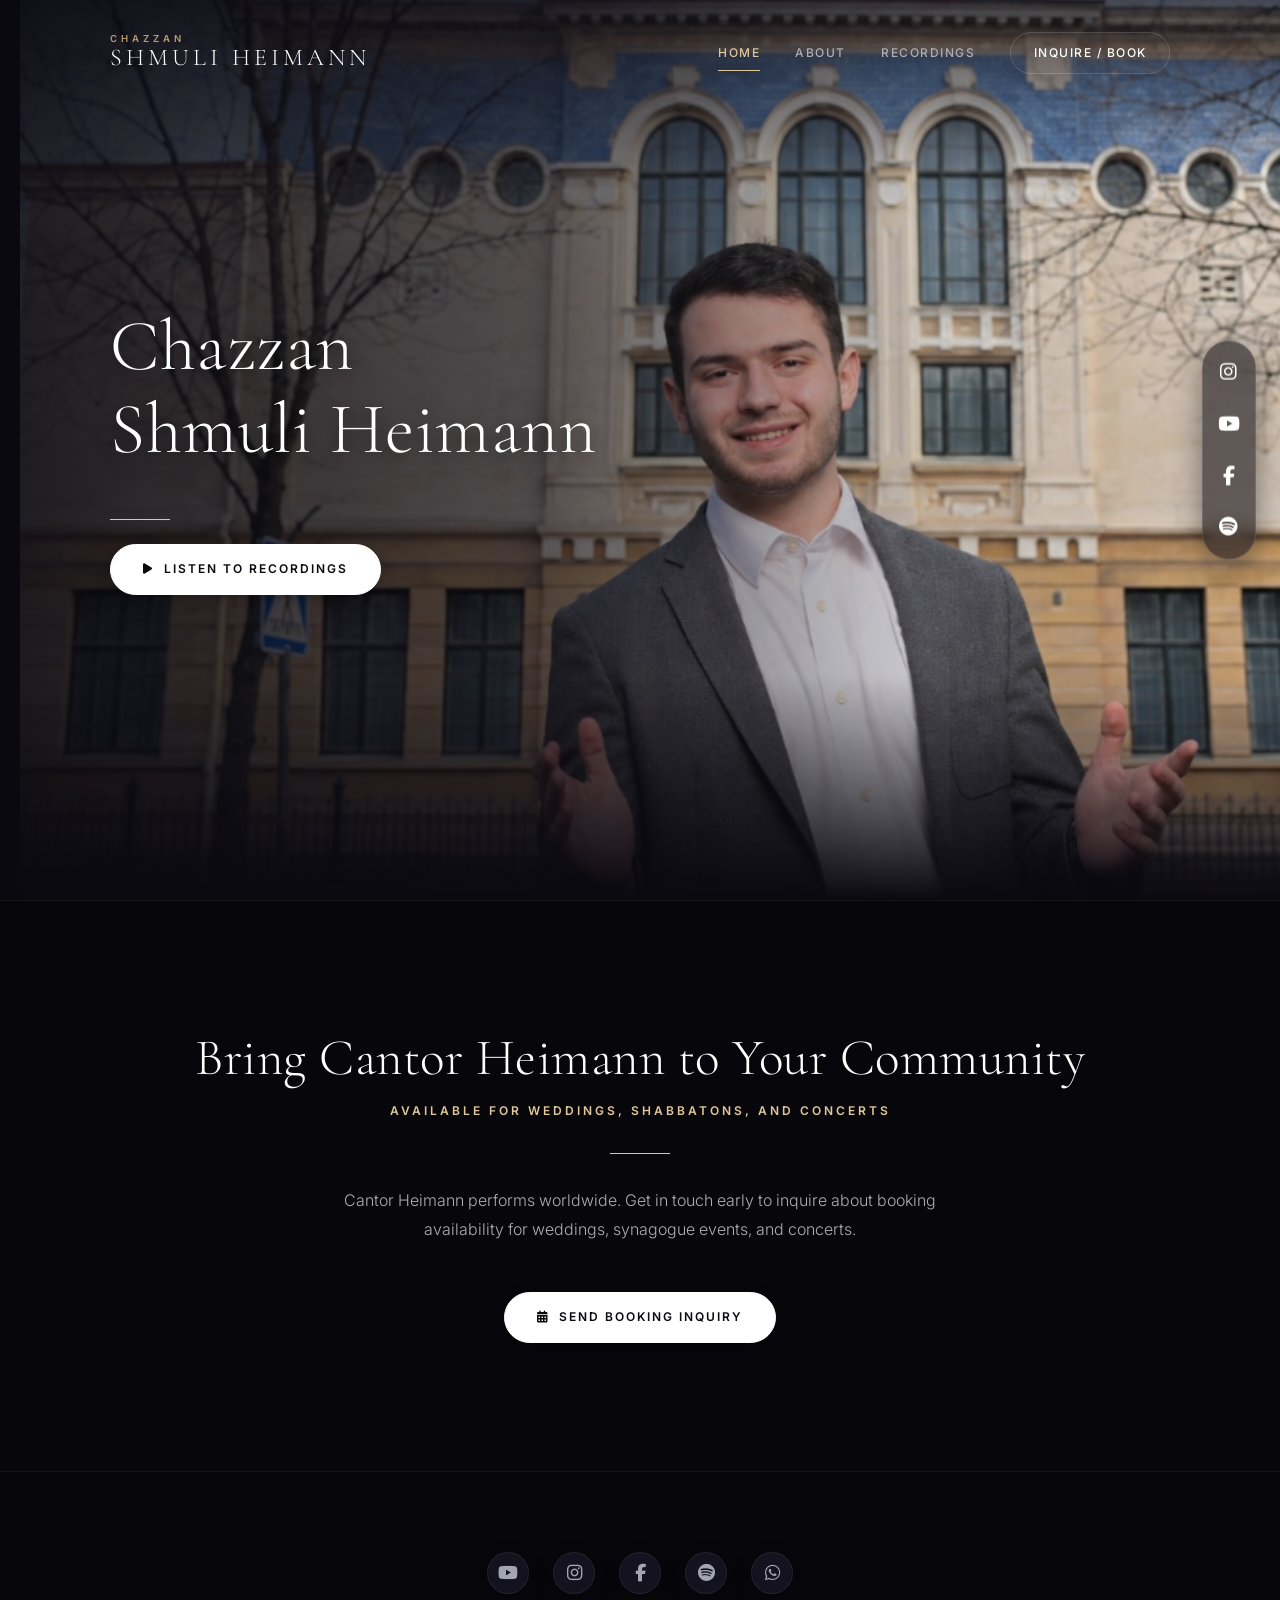
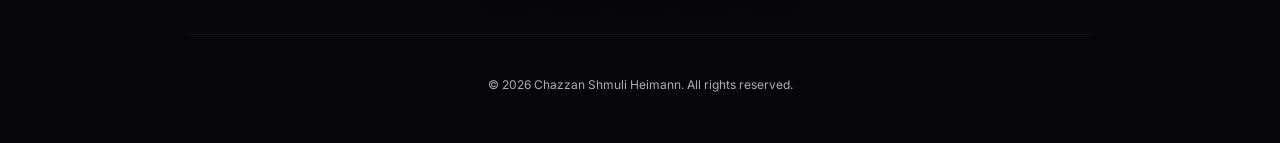
<file: index.html>
<!DOCTYPE html>
<html lang="en">

<head>
    <meta charset="UTF-8">
    <meta name="viewport" content="width=device-width, initial-scale=1.0">
    <title>Chazzan Shmuli Heimann | Official Website</title>

    <!-- Favicon -->
    <link rel="icon" type="image/svg+xml" href="assets/favicon.svg">
    <link rel="alternate icon" type="image/png" sizes="32x32" href="assets/favicon.png">
    <link rel="apple-touch-icon" href="assets/favicon.png">

    <!-- SEO Meta Tags -->
    <meta name="description"
        content="Official website of Chazzan Shmuli Heimann. Experience elegant cantorial prayers, listen to recordings, watch videos, and book for weddings, concerts, and High Holidays.">
    <meta name="keywords" content="Shmuli Heimann, Cantor, Chazzen, Jewish Wedding Singer, Cantorial Concerts">
    <meta name="author" content="Shmuli Heimann">

    <!-- Fonts -->
    <link rel="preconnect" href="https://fonts.googleapis.com">
    <link rel="preconnect" href="https://fonts.gstatic.com" crossorigin>
    <link
        href="https://fonts.googleapis.com/css2?family=Cormorant+Garamond:ital,wght@0,300;0,400;0,500;0,600;0,700;1,400&family=Inter:wght@300;400;500;600&display=swap"
        rel="stylesheet">

    <!-- FontAwesome Icons -->
    <link rel="stylesheet" href="https://cdnjs.cloudflare.com/ajax/libs/font-awesome/6.4.0/css/all.min.css">

    <!-- Stylesheet -->
    <link rel="stylesheet" href="style.css?v=14">
</head>

<body>

    <!-- Header & Navigation -->
    <header class="navbar">
        <div class="nav-container">
            <a href="index.html" class="logo">
                <span class="logo-cantor">CHAZZAN</span>
                <span class="logo-name">SHMULI HEIMANN</span>
            </a>
            <nav class="nav-links">
                <a href="index.html">Home</a>
                <a href="about.html">About</a>
                <a href="recordings.html">Recordings</a>
                <a href="contact.html" class="nav-cta">Inquire / Book</a>
            </nav>
            <button class="mobile-nav-toggle" aria-label="Toggle navigation">
                <span></span>
                <span></span>
                <span></span>
            </button>
        </div>
    </header>

    <!-- Hero Section -->
    <section class="hero full-hero">
        <div class="hero-bg-overlay"></div>
        <div class="container hero-container">
            <div class="hero-content">
                <h1 class="hero-title">Chazzan<br><span class="hero-title-name">Shmuli Heimann</span></h1>
                <div class="divider"></div>
                <div class="hero-buttons">
                    <a href="recordings.html" class="btn btn-primary"><i class="fa-solid fa-play"></i> Listen to
                        Recordings</a>
                </div>
            </div>
        </div>
    </section>



    <!-- Simple CTA Section -->
    <section class="booking-cta section-padding text-center">
        <div class="container">
            <h2 class="section-title center">Bring Cantor Heimann to Your Community</h2>
            <h3 class="section-subtitle center">Available for Weddings, Shabbatons, and Concerts</h3>
            <div class="divider center"></div>
            <p class="cta-desc">Cantor Heimann performs worldwide. Get in touch early to inquire about booking
                availability for weddings, synagogue events, and concerts.</p>
            <a href="contact.html" class="btn btn-primary"><i class="fa-solid fa-calendar-days"></i> Send Booking
                Inquiry</a>
        </div>
    </section>

    <!-- Footer -->
    <footer>
        <div class="footer-socials">
            <a href="https://www.youtube.com/@CantorShmuliHeimann" target="_blank" rel="noopener noreferrer" aria-label="YouTube"><i class="fa-brands fa-youtube"></i></a>
            <a href="https://www.instagram.com/cantorshmuliheimann/" target="_blank" rel="noopener noreferrer" aria-label="Instagram"><i class="fa-brands fa-instagram"></i></a>
            <a href="https://www.facebook.com/Cantor-Shmuli-Heimann" target="_blank" rel="noopener noreferrer" aria-label="Facebook"><i class="fa-brands fa-facebook-f"></i></a>
            <a href="https://open.spotify.com/artist/1nuY91mF9TPf0qId3JdkAp" target="_blank" rel="noopener noreferrer" aria-label="Spotify"><i class="fa-brands fa-spotify"></i></a>
            <a href="https://wa.me/32475971599" target="_blank" rel="noopener noreferrer" aria-label="WhatsApp"><i class="fa-brands fa-whatsapp"></i></a>
        </div>
        <div class="footer-divider"></div>
        <div class="footer-bottom">
            <p class="copyright">&copy; 2026 Chazzan Shmuli Heimann. All rights reserved.</p>
        </div>
    </footer>

    <!-- Sticky Floating Social Bar -->
    <div class="sticky-social-bar" aria-label="Social media links">
        <a href="https://www.instagram.com/cantorshmuliheimann/" target="_blank" rel="noopener noreferrer" aria-label="Instagram" class="sticky-social-link">
            <i class="fa-brands fa-instagram"></i>
        </a>
        <a href="https://www.youtube.com/@CantorShmuliHeimann" target="_blank" rel="noopener noreferrer" aria-label="YouTube" class="sticky-social-link">
            <i class="fa-brands fa-youtube"></i>
        </a>
        <a href="https://www.facebook.com/Cantor-Shmuli-Heimann" target="_blank" rel="noopener noreferrer" aria-label="Facebook" class="sticky-social-link">
            <i class="fa-brands fa-facebook-f"></i>
        </a>
        <a href="https://open.spotify.com/artist/1nuY91mF9TPf0qId3JdkAp" target="_blank" rel="noopener noreferrer" aria-label="Spotify" class="sticky-social-link">
            <i class="fa-brands fa-spotify"></i>
        </a>
    </div>

    <!-- Scroll to Top Button -->
    <button class="scroll-to-top" id="scrollTopBtn" aria-label="Scroll to top"><i
            class="fa-solid fa-arrow-up"></i></button>

    <!-- JavaScript File -->
    <script src="app.js?v=5"></script>
</body>

</html>
</file>
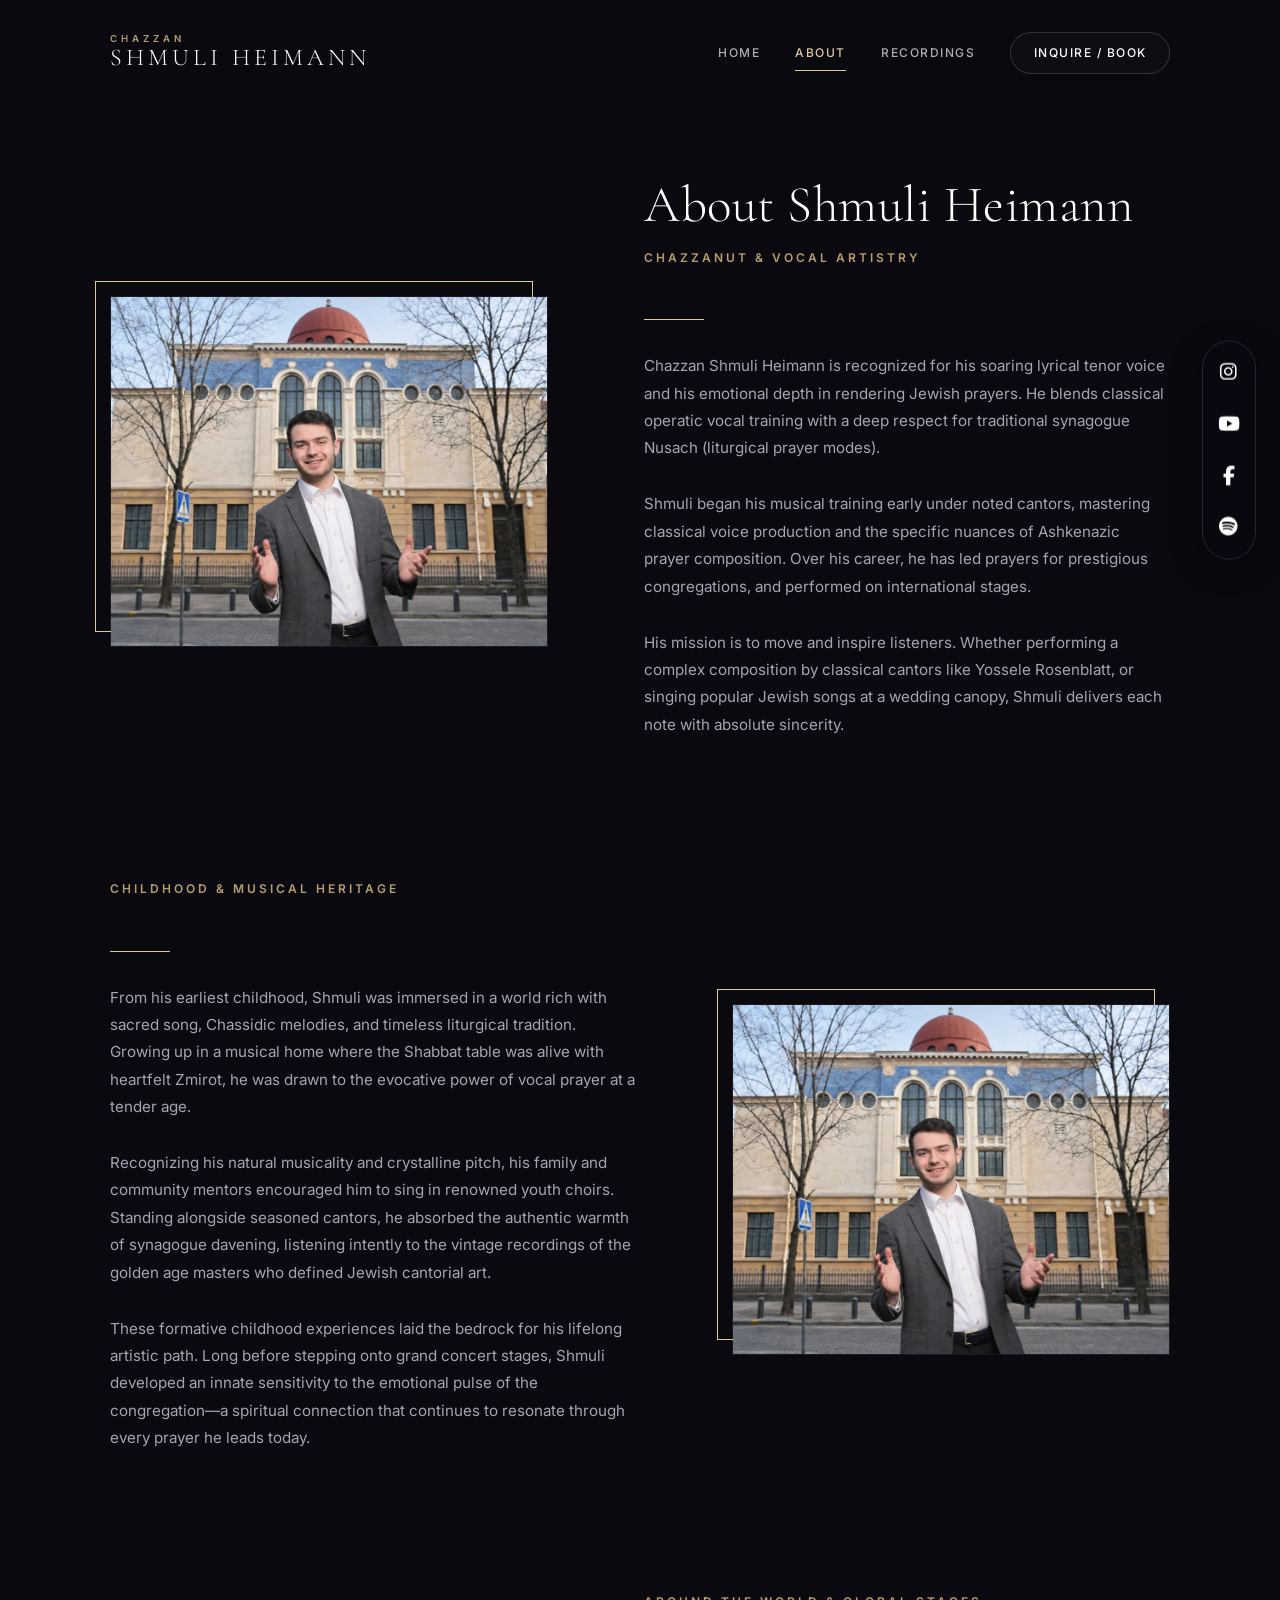
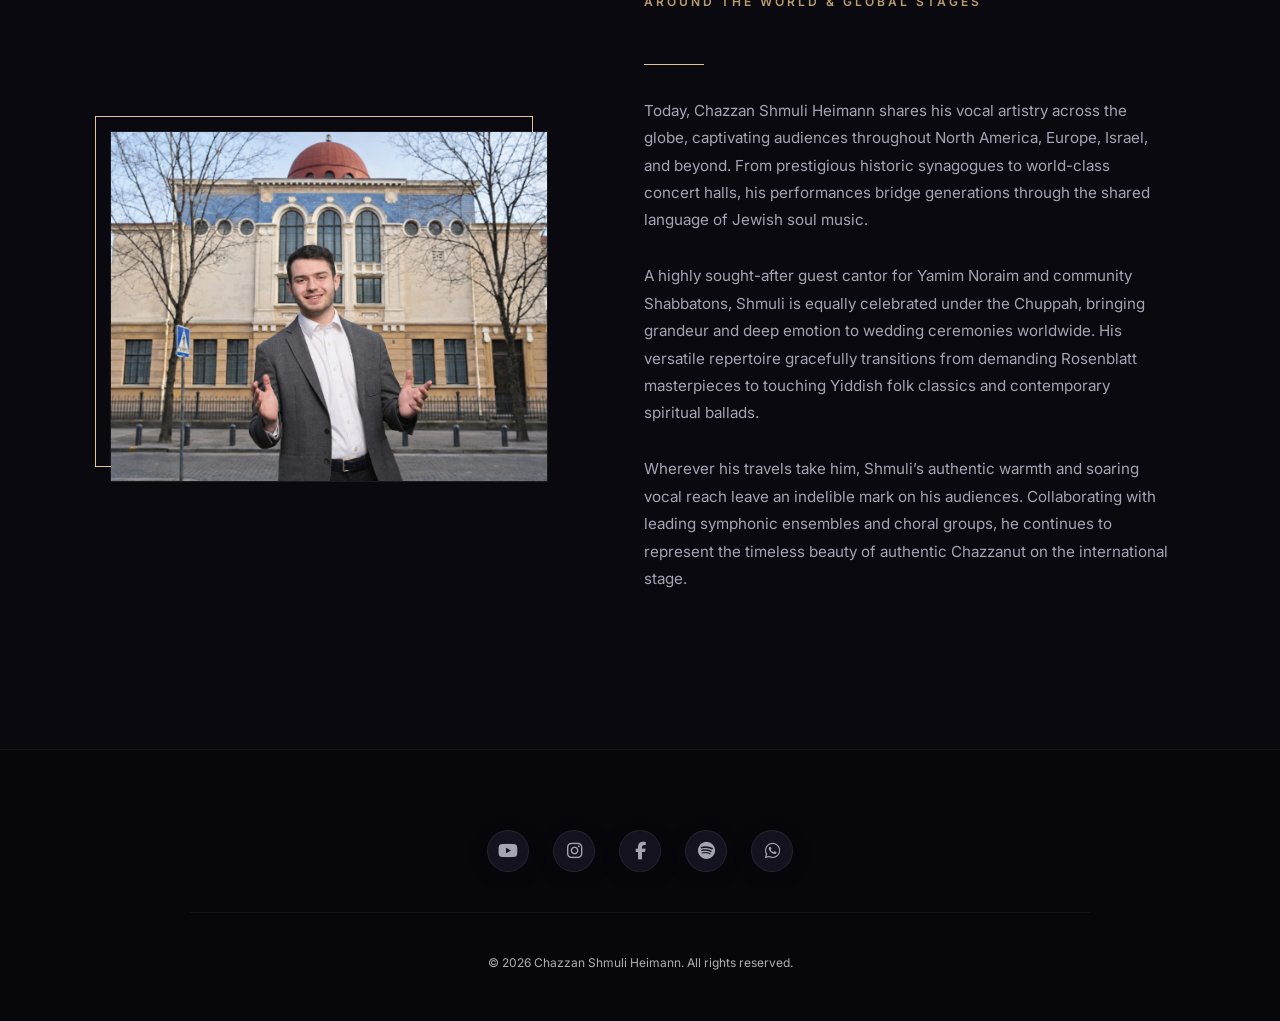
<file: about.html>
<!DOCTYPE html>
<html lang="en">
<head>
    <meta charset="UTF-8">
    <meta name="viewport" content="width=device-width, initial-scale=1.0">
    <title>About | Chazzan Shmuli Heimann</title>
    
    <!-- Favicon -->
    <link rel="icon" type="image/svg+xml" href="assets/favicon.svg">
    <link rel="alternate icon" type="image/png" sizes="32x32" href="assets/favicon.png">
    <link rel="apple-touch-icon" href="assets/favicon.png">
    
    <!-- SEO Meta Tags -->
    <meta name="description" content="Learn about Chazzan Shmuli Heimann, his vocal training, traditional prayer nusach, and the liturgical services he offers.">
    
    <!-- Fonts -->
    <link rel="preconnect" href="https://fonts.googleapis.com">
    <link rel="preconnect" href="https://fonts.gstatic.com" crossorigin>
    <link href="https://fonts.googleapis.com/css2?family=Cormorant+Garamond:ital,wght@0,300;0,400;0,500;0,600;0,700;1,400&family=Inter:wght@300;400;500;600&display=swap" rel="stylesheet">
    
    <!-- FontAwesome Icons -->
    <link rel="stylesheet" href="https://cdnjs.cloudflare.com/ajax/libs/font-awesome/6.4.0/css/all.min.css">
    
    <!-- Stylesheet -->
    <link rel="stylesheet" href="style.css?v=14">
</head>
<body class="page-about">

    <!-- Header & Navigation -->
    <header class="navbar">
        <div class="nav-container">
            <a href="index.html" class="logo">
                <span class="logo-cantor">CHAZZAN</span>
                <span class="logo-name">SHMULI HEIMANN</span>
            </a>
            <nav class="nav-links">
                <a href="index.html">Home</a>
                <a href="about.html">About</a>
                <a href="recordings.html">Recordings</a>
                <a href="contact.html" class="nav-cta">Inquire / Book</a>
            </nav>
            <button class="mobile-nav-toggle" aria-label="Toggle navigation">
                <span></span>
                <span></span>
                <span></span>
            </button>
        </div>
    </header>


    <!-- Biography Details Section -->
    <section class="bio-details section-padding">
        <div class="container">
            <!-- Biography Row 1 (Picture Left, Text Right) -->
            <div class="bio-grid">
                <div class="bio-image-wrapper">
                    <img src="assets/hero.jpg" alt="Chazzan Shmuli Heimann Portrait" class="bio-image">
                </div>
                <div class="bio-text">
                    <h2 class="section-title">About Shmuli Heimann</h2>
                    <h3 class="section-subtitle">Chazzanut & Vocal Artistry</h3>
                    <div class="divider"></div>
                    <p class="bio-paragraph">Chazzan Shmuli Heimann is recognized for his soaring lyrical tenor voice and his emotional depth in rendering Jewish prayers. He blends classical operatic vocal training with a deep respect for traditional synagogue Nusach (liturgical prayer modes).</p>
                    <p class="bio-paragraph">Shmuli began his musical training early under noted cantors, mastering classical voice production and the specific nuances of Ashkenazic prayer composition. Over his career, he has led prayers for prestigious congregations, and performed on international stages.</p>
                    <p class="bio-paragraph">His mission is to move and inspire listeners. Whether performing a complex composition by classical cantors like Yossele Rosenblatt, or singing popular Jewish songs at a wedding canopy, Shmuli delivers each note with absolute sincerity.</p>
                </div>
            </div>

            <!-- Biography Row 2 (Picture Right, Text Left) - Childhood -->
            <div class="bio-grid bio-grid-reverse">
                <div class="bio-image-wrapper">
                    <img src="assets/hero.jpg" alt="Chazzan Shmuli Heimann Portrait" class="bio-image">
                </div>
                <div class="bio-text">
                    <h3 class="section-subtitle">Childhood & Musical Heritage</h3>
                    <div class="divider"></div>
                    <p class="bio-paragraph">From his earliest childhood, Shmuli was immersed in a world rich with sacred song, Chassidic melodies, and timeless liturgical tradition. Growing up in a musical home where the Shabbat table was alive with heartfelt Zmirot, he was drawn to the evocative power of vocal prayer at a tender age.</p>
                    <p class="bio-paragraph">Recognizing his natural musicality and crystalline pitch, his family and community mentors encouraged him to sing in renowned youth choirs. Standing alongside seasoned cantors, he absorbed the authentic warmth of synagogue davening, listening intently to the vintage recordings of the golden age masters who defined Jewish cantorial art.</p>
                    <p class="bio-paragraph">These formative childhood experiences laid the bedrock for his lifelong artistic path. Long before stepping onto grand concert stages, Shmuli developed an innate sensitivity to the emotional pulse of the congregation—a spiritual connection that continues to resonate through every prayer he leads today.</p>
                </div>
            </div>

            <!-- Biography Row 3 (Picture Left, Text Right) - Around the World -->
            <div class="bio-grid">
                <div class="bio-image-wrapper">
                    <img src="assets/hero.jpg" alt="Chazzan Shmuli Heimann Portrait" class="bio-image">
                </div>
                <div class="bio-text">
                    <h3 class="section-subtitle">Around the World & Global Stages</h3>
                    <div class="divider"></div>
                    <p class="bio-paragraph">Today, Chazzan Shmuli Heimann shares his vocal artistry across the globe, captivating audiences throughout North America, Europe, Israel, and beyond. From prestigious historic synagogues to world-class concert halls, his performances bridge generations through the shared language of Jewish soul music.</p>
                    <p class="bio-paragraph">A highly sought-after guest cantor for Yamim Noraim and community Shabbatons, Shmuli is equally celebrated under the Chuppah, bringing grandeur and deep emotion to wedding ceremonies worldwide. His versatile repertoire gracefully transitions from demanding Rosenblatt masterpieces to touching Yiddish folk classics and contemporary spiritual ballads.</p>
                    <p class="bio-paragraph">Wherever his travels take him, Shmuli’s authentic warmth and soaring vocal reach leave an indelible mark on his audiences. Collaborating with leading symphonic ensembles and choral groups, he continues to represent the timeless beauty of authentic Chazzanut on the international stage.</p>
                </div>
            </div>
        </div>
    </section>


    <!-- Footer -->
    <footer>
        <div class="footer-socials">
            <a href="https://www.youtube.com/@CantorShmuliHeimann" target="_blank" rel="noopener noreferrer" aria-label="YouTube"><i class="fa-brands fa-youtube"></i></a>
            <a href="https://www.instagram.com/cantorshmuliheimann/" target="_blank" rel="noopener noreferrer" aria-label="Instagram"><i class="fa-brands fa-instagram"></i></a>
            <a href="https://www.facebook.com/Cantor-Shmuli-Heimann" target="_blank" rel="noopener noreferrer" aria-label="Facebook"><i class="fa-brands fa-facebook-f"></i></a>
            <a href="https://open.spotify.com/artist/1nuY91mF9TPf0qId3JdkAp" target="_blank" rel="noopener noreferrer" aria-label="Spotify"><i class="fa-brands fa-spotify"></i></a>
            <a href="https://wa.me/32475971599" target="_blank" rel="noopener noreferrer" aria-label="WhatsApp"><i class="fa-brands fa-whatsapp"></i></a>
        </div>
        <div class="footer-divider"></div>
        <div class="footer-bottom">
            <p class="copyright">&copy; 2026 Chazzan Shmuli Heimann. All rights reserved.</p>
        </div>
    </footer>

    <!-- Sticky Floating Social Bar -->
    <div class="sticky-social-bar" aria-label="Social media links">
        <a href="https://www.instagram.com/cantorshmuliheimann/" target="_blank" rel="noopener noreferrer" aria-label="Instagram" class="sticky-social-link">
            <i class="fa-brands fa-instagram"></i>
        </a>
        <a href="https://www.youtube.com/@CantorShmuliHeimann" target="_blank" rel="noopener noreferrer" aria-label="YouTube" class="sticky-social-link">
            <i class="fa-brands fa-youtube"></i>
        </a>
        <a href="https://www.facebook.com/Cantor-Shmuli-Heimann" target="_blank" rel="noopener noreferrer" aria-label="Facebook" class="sticky-social-link">
            <i class="fa-brands fa-facebook-f"></i>
        </a>
        <a href="https://open.spotify.com/artist/1nuY91mF9TPf0qId3JdkAp" target="_blank" rel="noopener noreferrer" aria-label="Spotify" class="sticky-social-link">
            <i class="fa-brands fa-spotify"></i>
        </a>
    </div>

    <!-- Scroll to Top Button -->
    <button class="scroll-to-top" id="scrollTopBtn" aria-label="Scroll to top"><i class="fa-solid fa-arrow-up"></i></button>

    <!-- JavaScript File -->
    <script src="app.js?v=5"></script>
</body>
</html>
</file>
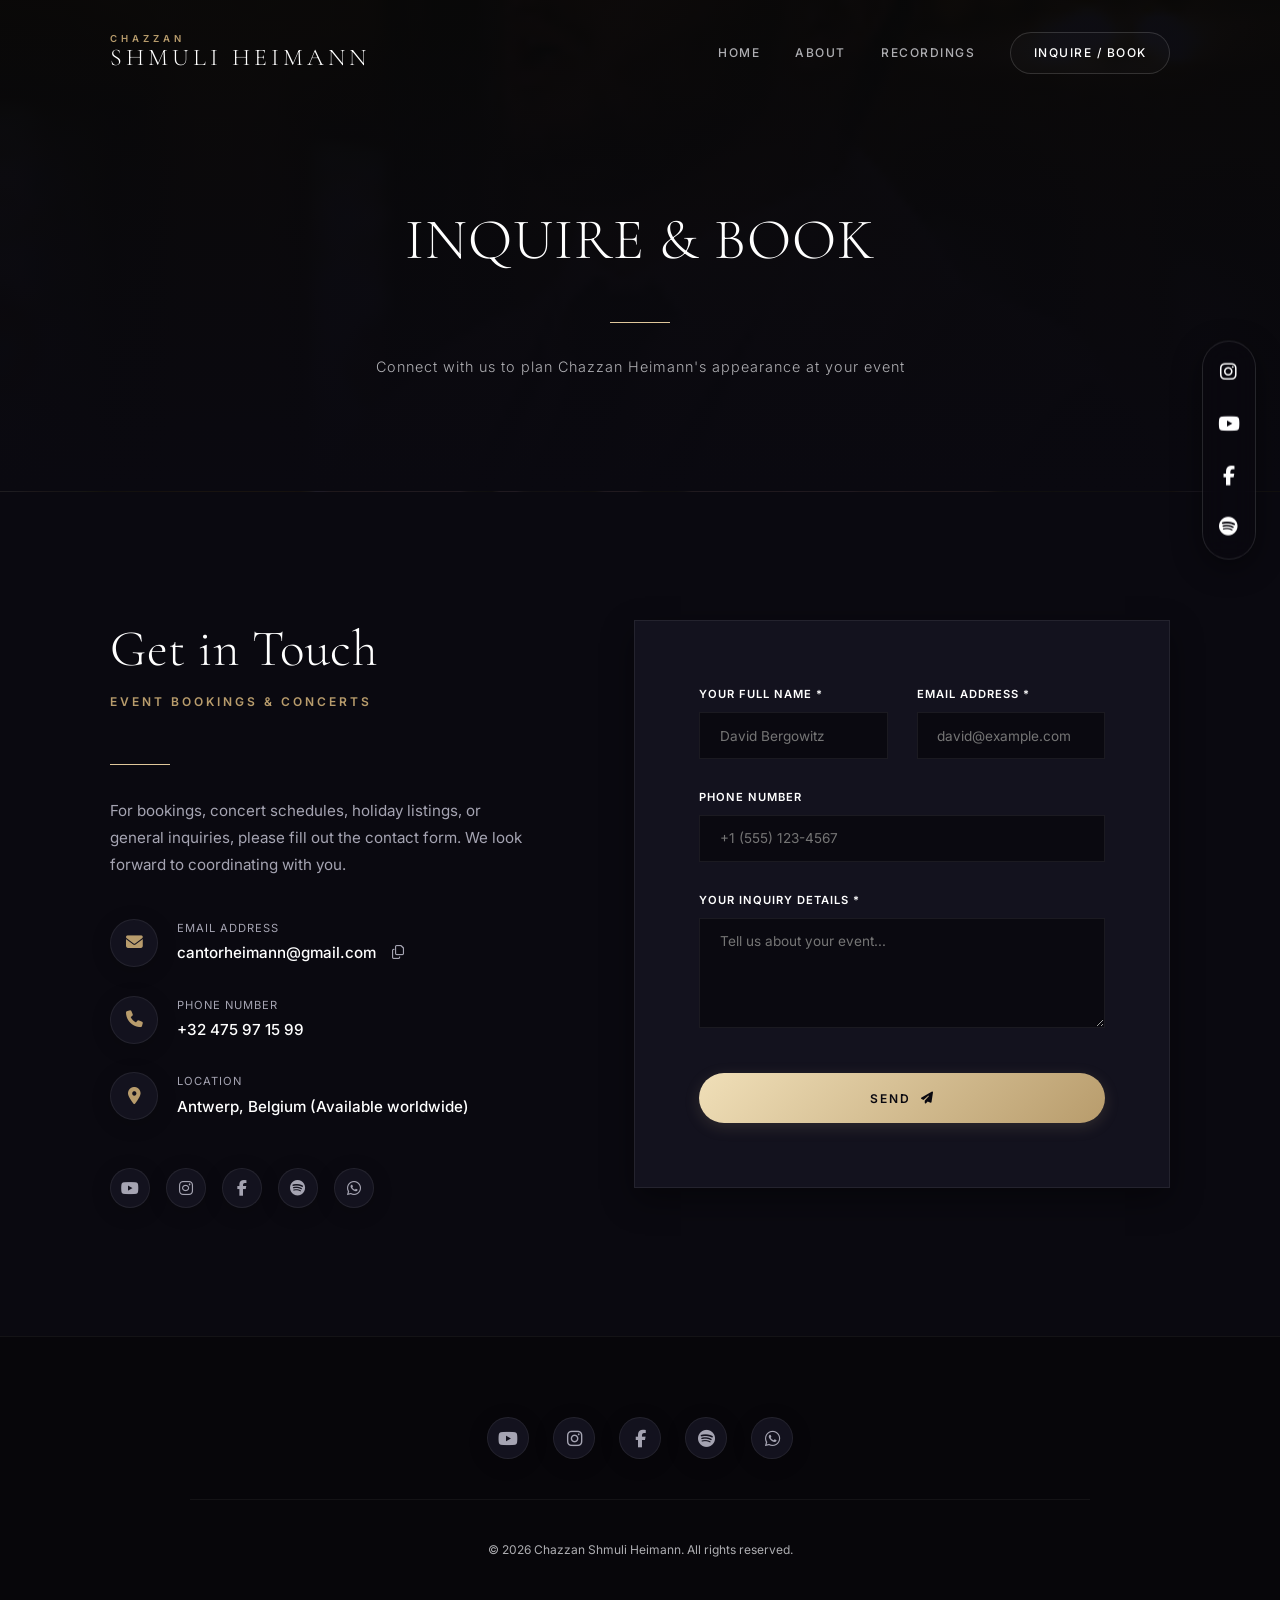
<file: contact.html>
<!DOCTYPE html>
<html lang="en">
<head>
    <meta charset="UTF-8">
    <meta name="viewport" content="width=device-width, initial-scale=1.0">
    <title>Inquire & Book | Chazzan Shmuli Heimann</title>
    
    <!-- Favicon -->
    <link rel="icon" type="image/svg+xml" href="assets/favicon.svg">
    <link rel="alternate icon" type="image/png" sizes="32x32" href="assets/favicon.png">
    <link rel="apple-touch-icon" href="assets/favicon.png">
    
    <!-- SEO Meta Tags -->
    <meta name="description" content="Contact Chazzan Shmuli Heimann to book cantorial synagogue services, concert events, and weddings.">
    
    <!-- Fonts -->
    <link rel="preconnect" href="https://fonts.googleapis.com">
    <link rel="preconnect" href="https://fonts.gstatic.com" crossorigin>
    <link href="https://fonts.googleapis.com/css2?family=Cormorant+Garamond:ital,wght@0,300;0,400;0,500;0,600;0,700;1,400&family=Inter:wght@300;400;500;600&display=swap" rel="stylesheet">
    
    <!-- FontAwesome Icons -->
    <link rel="stylesheet" href="https://cdnjs.cloudflare.com/ajax/libs/font-awesome/6.4.0/css/all.min.css">
    
    <!-- Stylesheet -->
    <link rel="stylesheet" href="style.css?v=15">
</head>
<body>

    <!-- Header & Navigation -->
    <header class="navbar">
        <div class="nav-container">
            <a href="index.html" class="logo">
                <span class="logo-cantor">CHAZZAN</span>
                <span class="logo-name">SHMULI HEIMANN</span>
            </a>
            <nav class="nav-links">
                <a href="index.html">Home</a>
                <a href="about.html">About</a>
                <a href="recordings.html">Recordings</a>
                <a href="contact.html" class="nav-cta">Inquire / Book</a>
            </nav>
            <button class="mobile-nav-toggle" aria-label="Toggle navigation">
                <span></span>
                <span></span>
                <span></span>
            </button>
        </div>
    </header>

    <!-- Page Header Banner -->
    <section class="page-header">
        <div class="page-header-overlay"></div>
        <div class="container page-header-content">
            <h1 class="page-title">Inquire & Book</h1>
            <div class="divider center"></div>
            <p class="page-subtitle">Connect with us to plan Chazzan Heimann's appearance at your event</p>
        </div>
    </section>

    <!-- Booking Inquiry Section -->
    <section class="contact section-padding">
        <div class="container">
            <div class="contact-grid">
                
                <!-- Contact info details panel -->
                <div class="contact-info">
                    <h2 class="section-title">Get in Touch</h2>
                    <h3 class="section-subtitle">Event Bookings & Concerts</h3>
                    <div class="divider"></div>
                    <p class="contact-intro">For bookings, concert schedules, holiday listings, or general inquiries, please fill out the contact form. We look forward to coordinating with you.</p>
                    
                    <div class="contact-details">
                        <div class="contact-detail-item">
                            <div class="icon-box"><i class="fa-solid fa-envelope"></i></div>
                            <div>
                                <span class="label">Email Address</span>
                                <div class="email-copy-container">
                                    <span class="value email-text">cantorheimann@gmail.com</span>
                                    <button class="copy-email-btn" aria-label="Copy email address" title="Copy email address">
                                        <i class="fa-regular fa-copy"></i>
                                    </button>
                                </div>
                            </div>
                        </div>
                        <div class="contact-detail-item">
                            <div class="icon-box"><i class="fa-solid fa-phone"></i></div>
                            <div>
                                <span class="label">Phone Number</span>
                                <span class="value"><a href="tel:+32475971599">+32 475 97 15 99</a></span>
                            </div>
                        </div>
                        <div class="contact-detail-item">
                            <div class="icon-box"><i class="fa-solid fa-location-dot"></i></div>
                            <div>
                                <span class="label">Location</span>
                                <span class="value">Antwerp, Belgium (Available worldwide)</span>
                            </div>
                        </div>
                    </div>

                    <div class="social-links">
                        <a href="https://www.youtube.com/@CantorShmuliHeimann" target="_blank" rel="noopener noreferrer" aria-label="YouTube"><i class="fa-brands fa-youtube"></i></a>
                        <a href="https://www.instagram.com/cantorshmuliheimann/" target="_blank" rel="noopener noreferrer" aria-label="Instagram"><i class="fa-brands fa-instagram"></i></a>
                        <a href="https://www.facebook.com/Cantor-Shmuli-Heimann" target="_blank" rel="noopener noreferrer" aria-label="Facebook"><i class="fa-brands fa-facebook-f"></i></a>
                        <a href="https://open.spotify.com/artist/1nuY91mF9TPf0qId3JdkAp" target="_blank" rel="noopener noreferrer" aria-label="Spotify"><i class="fa-brands fa-spotify"></i></a>
                        <a href="https://wa.me/32475971599" target="_blank" rel="noopener noreferrer" aria-label="WhatsApp"><i class="fa-brands fa-whatsapp"></i></a>
                    </div>
                </div>

                <!-- Booking inquiry Form -->
                <div class="contact-form-container">
                    <form id="bookingForm" class="booking-form" action="https://formspree.io/f/xjywwqkr" method="POST">
                        <!-- Formspree Subject & Spam honeypot -->
                        <input type="hidden" name="_subject" value="New Booking Inquiry - Chazzan Shmuli Heimann">
                        <input type="text" name="_gotcha" style="display:none !important" tabindex="-1" autocomplete="off">

                        <div class="form-row">
                            <div class="form-group">
                                <label for="fullName">Your Full Name *</label>
                                <input type="text" id="fullName" name="name" placeholder="David Bergowitz" required>
                            </div>
                            <div class="form-group">
                                <label for="email">Email Address *</label>
                                <input type="email" id="email" name="email" placeholder="david@example.com" required>
                            </div>
                        </div>

                        <div class="form-group">
                            <label for="phoneNumber">Phone Number</label>
                            <input type="tel" id="phoneNumber" name="phoneNumber" placeholder="+1 (555) 123-4567">
                        </div>

                        <div class="form-group">
                            <label for="message">Your Inquiry Details *</label>
                            <textarea id="message" name="message" rows="5" placeholder="Tell us about your event..." required></textarea>
                        </div>

                        <button type="submit" class="btn btn-submit" id="submitBtn">
                            <span>Send</span> <i class="fa-solid fa-paper-plane"></i>
                        </button>

                        <!-- Error Message Container -->
                        <div class="form-error-message" id="formErrorMessage"></div>
                    </form>
                    
                    <!-- Inline Success Message Area -->
                    <div class="form-success-message" id="formSuccessMessage">
                        <i class="fa-solid fa-circle-check"></i>
                        <h3>Request Sent!</h3>
                        <p>Thank you. Chazzan Heimann's team will contact you within 24–48 hours.</p>
                    </div>
                </div>

            </div>
        </div>
    </section>

    <!-- Footer -->
    <footer>
        <div class="footer-socials">
            <a href="https://www.youtube.com/@CantorShmuliHeimann" target="_blank" rel="noopener noreferrer" aria-label="YouTube"><i class="fa-brands fa-youtube"></i></a>
            <a href="https://www.instagram.com/cantorshmuliheimann/" target="_blank" rel="noopener noreferrer" aria-label="Instagram"><i class="fa-brands fa-instagram"></i></a>
            <a href="https://www.facebook.com/Cantor-Shmuli-Heimann" target="_blank" rel="noopener noreferrer" aria-label="Facebook"><i class="fa-brands fa-facebook-f"></i></a>
            <a href="https://open.spotify.com/artist/1nuY91mF9TPf0qId3JdkAp" target="_blank" rel="noopener noreferrer" aria-label="Spotify"><i class="fa-brands fa-spotify"></i></a>
            <a href="https://wa.me/32475971599" target="_blank" rel="noopener noreferrer" aria-label="WhatsApp"><i class="fa-brands fa-whatsapp"></i></a>
        </div>
        <div class="footer-divider"></div>
        <div class="footer-bottom">
            <p class="copyright">&copy; 2026 Chazzan Shmuli Heimann. All rights reserved.</p>
        </div>
    </footer>

    <!-- Sticky Floating Social Bar -->
    <div class="sticky-social-bar" aria-label="Social media links">
        <a href="https://www.instagram.com/cantorshmuliheimann/" target="_blank" rel="noopener noreferrer" aria-label="Instagram" class="sticky-social-link">
            <i class="fa-brands fa-instagram"></i>
        </a>
        <a href="https://www.youtube.com/@CantorShmuliHeimann" target="_blank" rel="noopener noreferrer" aria-label="YouTube" class="sticky-social-link">
            <i class="fa-brands fa-youtube"></i>
        </a>
        <a href="https://www.facebook.com/Cantor-Shmuli-Heimann" target="_blank" rel="noopener noreferrer" aria-label="Facebook" class="sticky-social-link">
            <i class="fa-brands fa-facebook-f"></i>
        </a>
        <a href="https://open.spotify.com/artist/1nuY91mF9TPf0qId3JdkAp" target="_blank" rel="noopener noreferrer" aria-label="Spotify" class="sticky-social-link">
            <i class="fa-brands fa-spotify"></i>
        </a>
    </div>

    <!-- Scroll to Top Button -->
    <button class="scroll-to-top" id="scrollTopBtn" aria-label="Scroll to top"><i class="fa-solid fa-arrow-up"></i></button>

    <!-- JavaScript File -->
    <script src="app.js?v=6"></script>
</body>
</html>
</file>
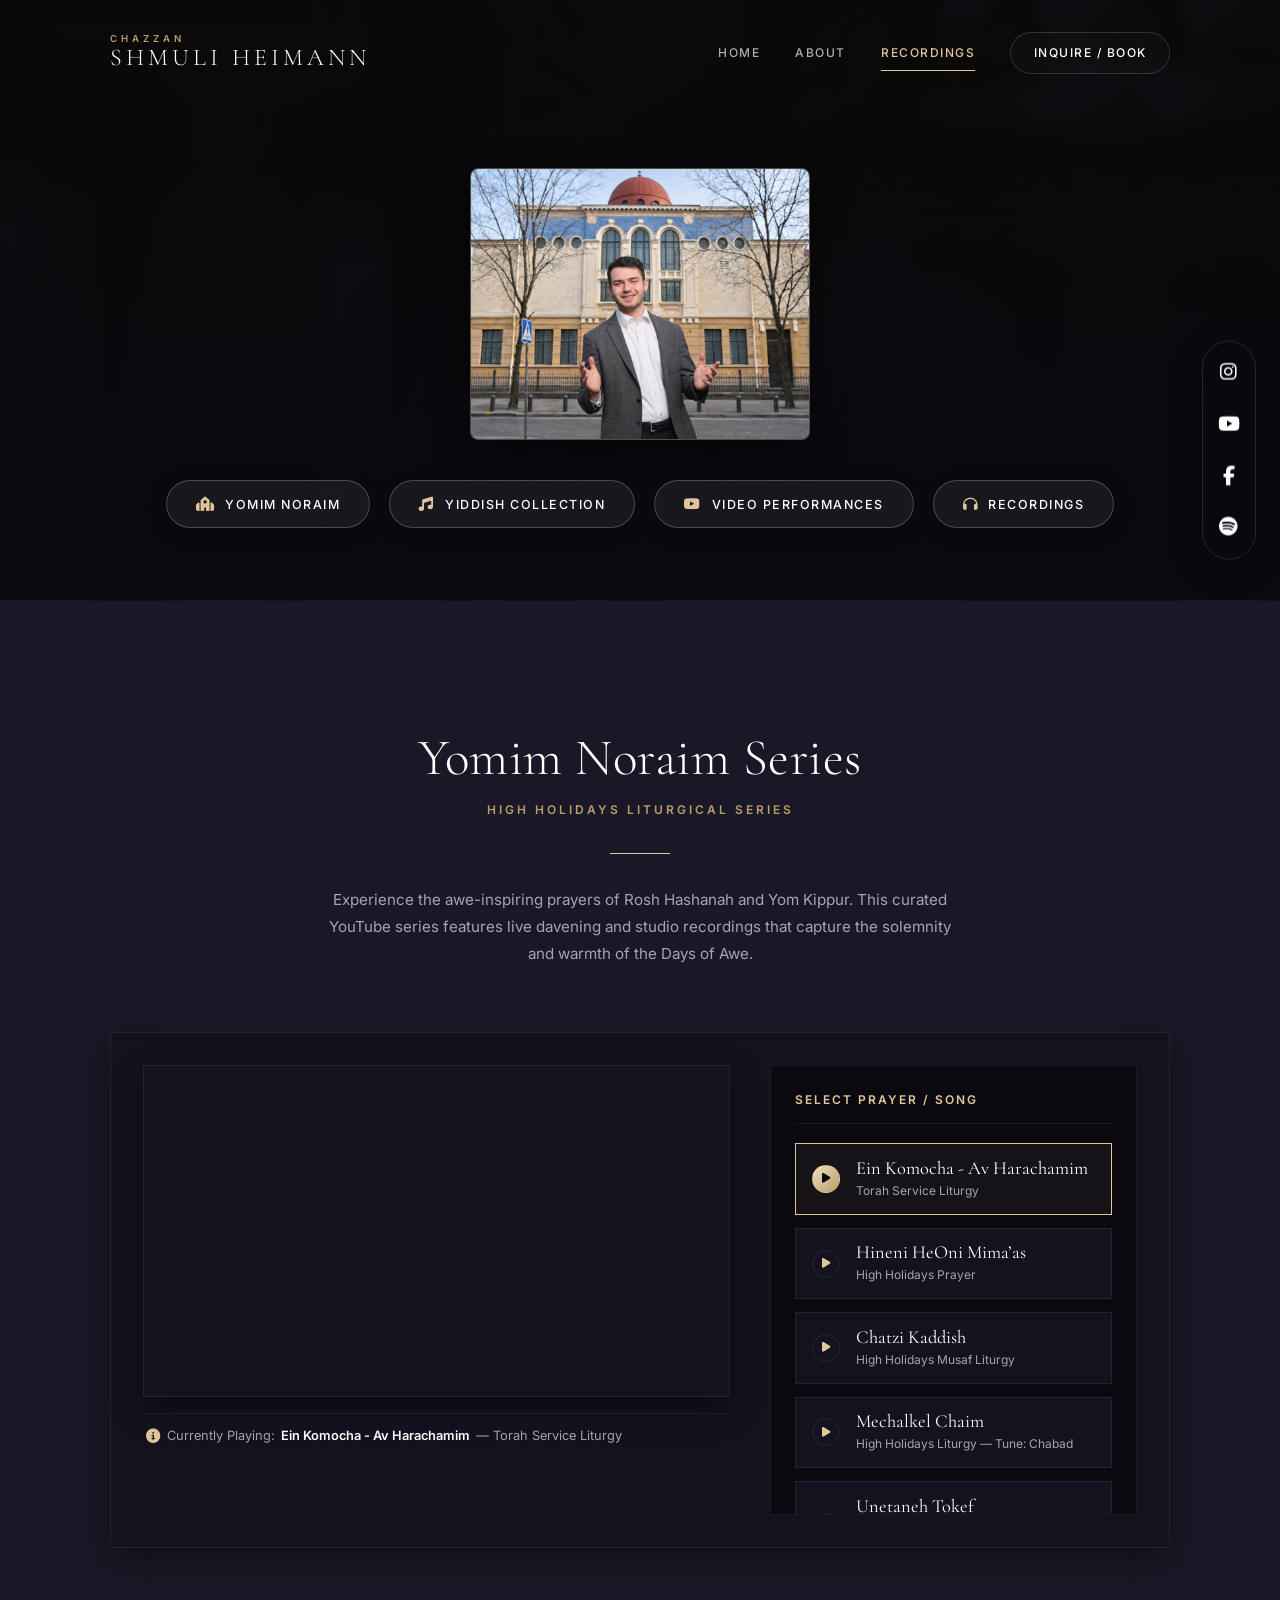
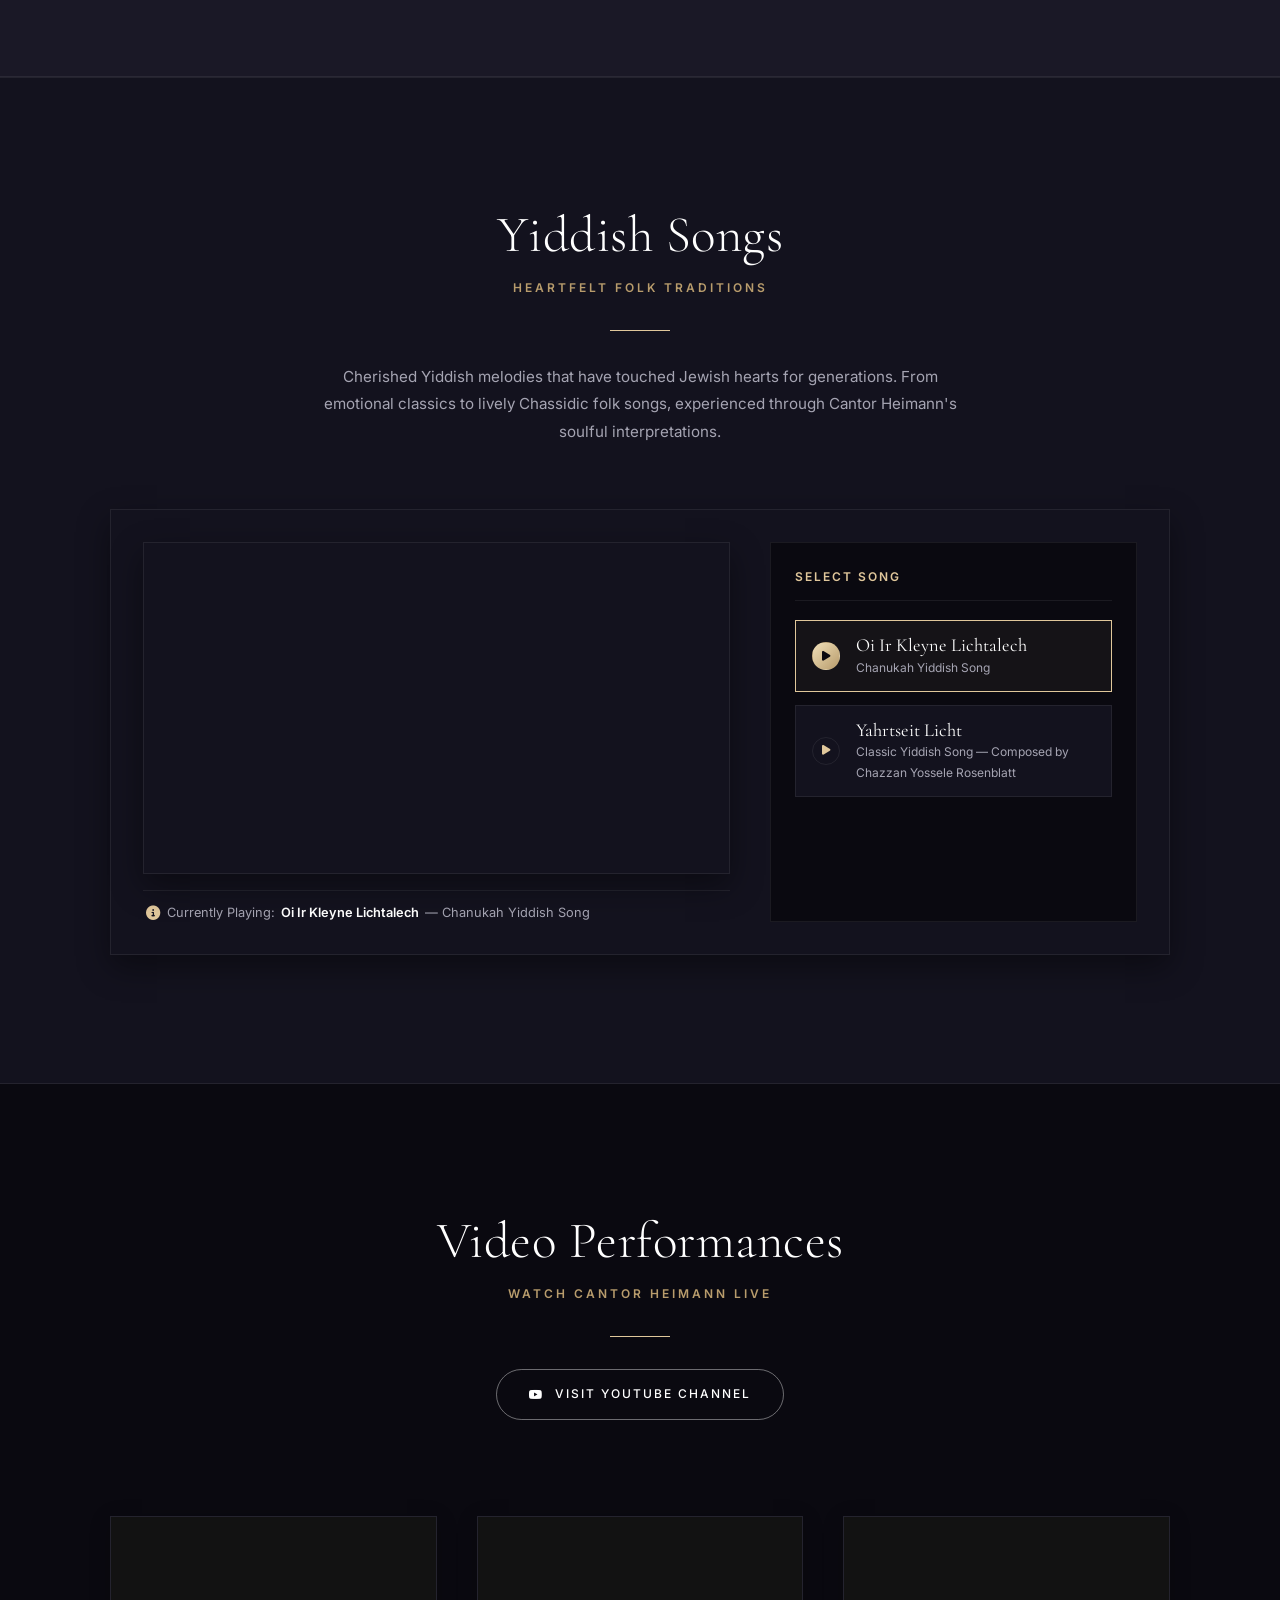
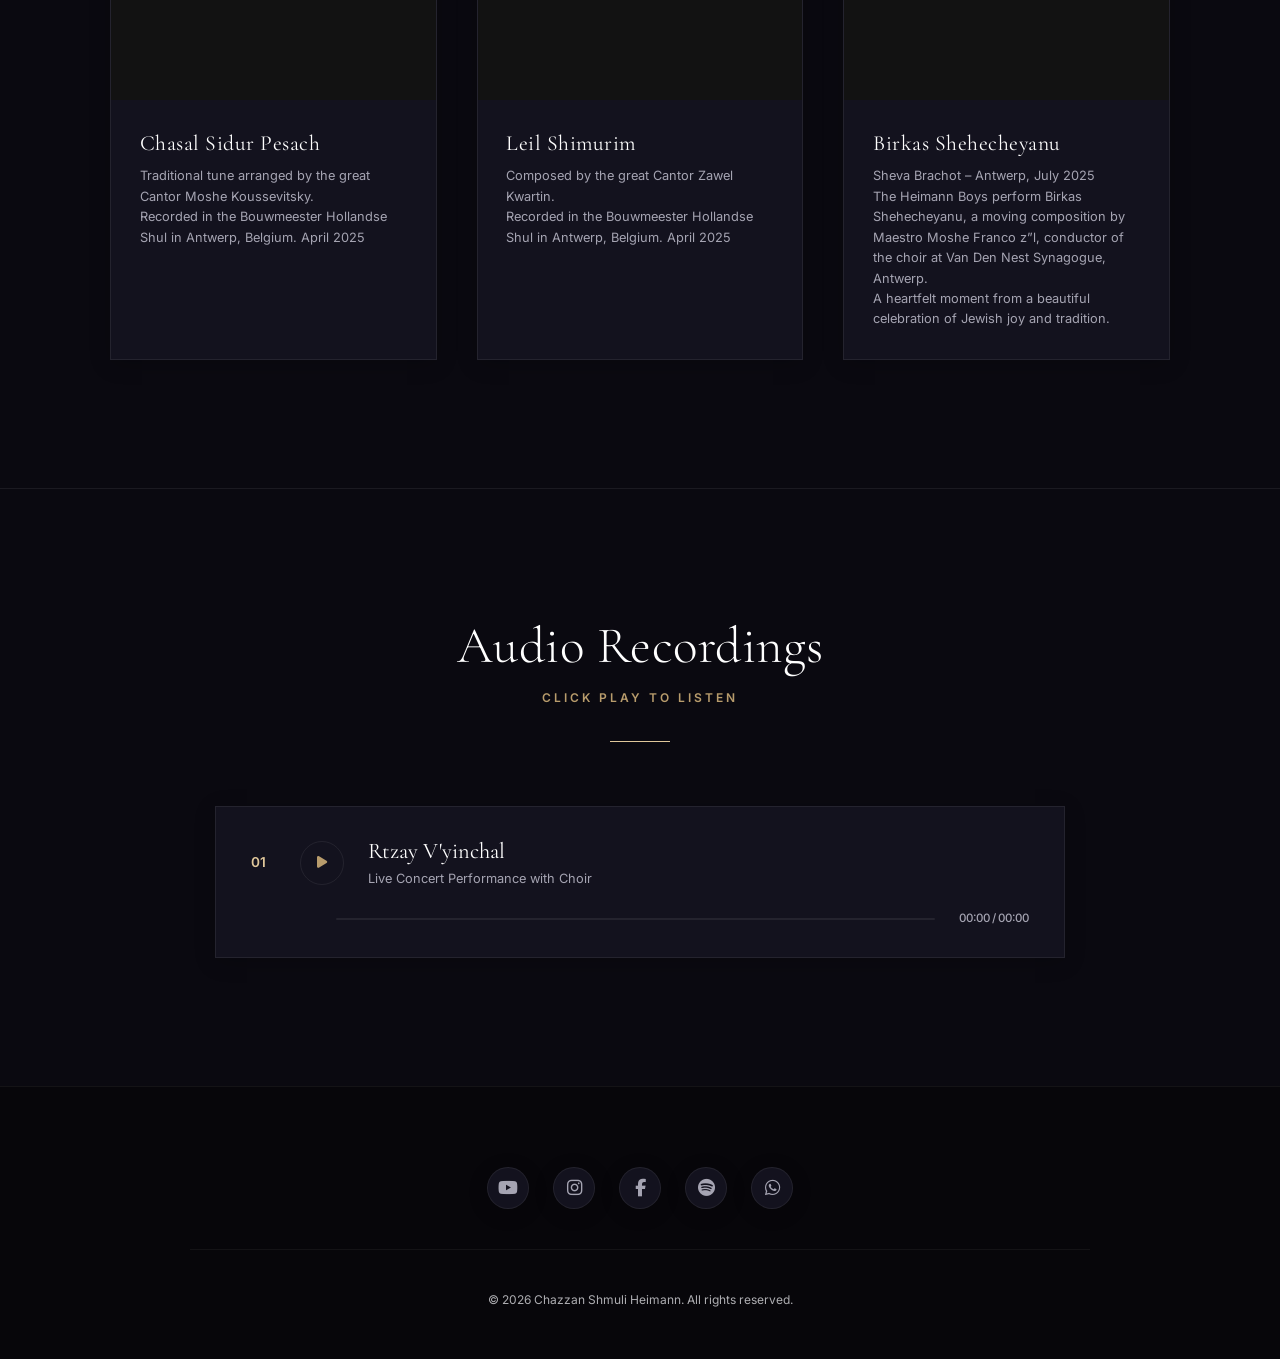
<file: recordings.html>
<!DOCTYPE html>
<html lang="en">
<head>
    <meta charset="UTF-8">
    <meta name="viewport" content="width=device-width, initial-scale=1.0">
    <title>Recordings & Videos | Chazzan Shmuli Heimann</title>
    
    <!-- Favicon -->
    <link rel="icon" type="image/svg+xml" href="assets/favicon.svg">
    <link rel="alternate icon" type="image/png" sizes="32x32" href="assets/favicon.png">
    <link rel="apple-touch-icon" href="assets/favicon.png">
    
    <!-- SEO Meta Tags -->
    <meta name="description" content="Listen to select audio recordings and watch live cantorial concert videos of Chazzan Shmuli Heimann.">
    
    <!-- Fonts -->
    <link rel="preconnect" href="https://fonts.googleapis.com">
    <link rel="preconnect" href="https://fonts.gstatic.com" crossorigin>
    <link href="https://fonts.googleapis.com/css2?family=Cormorant+Garamond:ital,wght@0,300;0,400;0,500;0,600;0,700;1,400&family=Inter:wght@300;400;500;600&display=swap" rel="stylesheet">
    
    <!-- FontAwesome Icons -->
    <link rel="stylesheet" href="https://cdnjs.cloudflare.com/ajax/libs/font-awesome/6.4.0/css/all.min.css">
    
    <!-- Stylesheet -->
    <link rel="stylesheet" href="style.css?v=14">

    <!-- Prevent browser scroll restoration / anchor bounce on page load in Chrome -->
    <script>
        if ('scrollRestoration' in history) {
            history.scrollRestoration = 'manual';
        }
        if (window.location.hash) {
            history.replaceState(null, '', window.location.pathname + window.location.search);
        }
        window.scrollTo(0, 0);

        window.addEventListener('beforeunload', function() {
            window.scrollTo(0, 0);
        });
    </script>
</head>
<body class="page-recordings">

    <!-- Header & Navigation -->
    <header class="navbar">
        <div class="nav-container">
            <a href="index.html" class="logo">
                <span class="logo-cantor">CHAZZAN</span>
                <span class="logo-name">SHMULI HEIMANN</span>
            </a>
            <nav class="nav-links">
                <a href="index.html">Home</a>
                <a href="about.html">About</a>
                <a href="recordings.html">Recordings</a>
                <a href="contact.html" class="nav-cta">Inquire / Book</a>
            </nav>
            <button class="mobile-nav-toggle" aria-label="Toggle navigation">
                <span></span>
                <span></span>
                <span></span>
            </button>
        </div>
    </header>

    <!-- Page Header Section Navigation -->
    <section class="page-header">
        <div class="page-header-overlay"></div>
        <div class="container page-header-content">
            <div class="recordings-header-image-wrapper">
                <img src="assets/hero.jpg" alt="Chazzan Shmuli Heimann" class="recordings-header-image">
            </div>
            <div class="recordings-nav-buttons">
                <button type="button" class="btn-recordings-nav" data-target="#section-yomim-noraim"><i class="fa-solid fa-synagogue"></i> Yomim Noraim</button>
                <button type="button" class="btn-recordings-nav" data-target="#section-yiddish"><i class="fa-solid fa-music"></i> Yiddish Collection</button>
                <button type="button" class="btn-recordings-nav" data-target="#section-videos"><i class="fa-brands fa-youtube"></i> Video Performances</button>
                <button type="button" class="btn-recordings-nav" data-target="#section-audio"><i class="fa-solid fa-headphones"></i> Recordings</button>
            </div>
        </div>
    </section>

    <!-- Yomim Noraim Featured Series Section -->
    <section class="featured-series section-padding" id="section-yomim-noraim">
        <div class="container">
            <div class="section-header text-center">
                <h2 class="section-title">Yomim Noraim Series</h2>
                <h3 class="section-subtitle">High Holidays Liturgical Series</h3>
                <div class="divider center"></div>
                <p class="series-description">Experience the awe-inspiring prayers of Rosh Hashanah and Yom Kippur. This curated YouTube series features live davening and studio recordings that capture the solemnity and warmth of the Days of Awe.</p>
            </div>
            
            <div class="playlist-container">
                <div class="playlist-player-wrapper">
                    <div class="playlist-player">
                        <!-- Main Playlist Player -->
                        <iframe src="about:blank" data-src="https://www.youtube-nocookie.com/embed/FSPvSjzWKgo" title="Yomim Noraim Series Player" tabindex="-1" loading="lazy" referrerpolicy="strict-origin-when-cross-origin" allow="accelerometer; autoplay; clipboard-write; encrypted-media; gyroscope; picture-in-picture; web-share" allowfullscreen></iframe>
                    </div>
                    <p class="playlist-video-caption"><i class="fa-solid fa-circle-info"></i> Currently Playing: <span class="currentVideoTitle">Ein Komocha - Av Harachamim</span><span class="currentVideoDesc" class="caption-desc"> — Torah Service Liturgy</span></p>
                </div>
                <div class="playlist-sidebar">
                    <h4 class="playlist-sidebar-title">Select Prayer / Song</h4>
                    <div class="playlist-tracks">
                        <!-- Track Item 1 (Active by default) -->
                        <div class="playlist-track-item active" data-video-id="FSPvSjzWKgo">
                            <span class="track-play-indicator"><i class="fa-solid fa-play"></i></span>
                            <div class="playlist-track-details">
                                <span class="playlist-track-name">Ein Komocha - Av Harachamim</span>
                                <span class="playlist-track-desc">Torah Service Liturgy</span>
                            </div>
                        </div>
                        
                        <!-- Track Item 2 -->
                        <div class="playlist-track-item" data-video-id="ZdXNlLqpsAg">
                            <span class="track-play-indicator"><i class="fa-solid fa-play"></i></span>
                            <div class="playlist-track-details">
                                <span class="playlist-track-name">Hineni HeOni Mima’as</span>
                                <span class="playlist-track-desc">High Holidays Prayer</span>
                            </div>
                        </div>

                        <!-- Track Item 3 -->
                        <div class="playlist-track-item" data-video-id="pTmSMT5FO5Y">
                            <span class="track-play-indicator"><i class="fa-solid fa-play"></i></span>
                            <div class="playlist-track-details">
                                <span class="playlist-track-name">Chatzi Kaddish</span>
                                <span class="playlist-track-desc">High Holidays Musaf Liturgy</span>
                            </div>
                        </div>

                        <!-- Track Item 4 -->
                        <div class="playlist-track-item" data-video-id="4yWNhSSn6G8">
                            <span class="track-play-indicator"><i class="fa-solid fa-play"></i></span>
                            <div class="playlist-track-details">
                                <span class="playlist-track-name">Mechalkel Chaim</span>
                                <span class="playlist-track-desc">High Holidays Liturgy — Tune: Chabad</span>
                            </div>
                        </div>

                        <!-- Track Item 5 -->
                        <div class="playlist-track-item" data-video-id="XHmR-3Heppk">
                            <span class="track-play-indicator"><i class="fa-solid fa-play"></i></span>
                            <div class="playlist-track-details">
                                <span class="playlist-track-name">Unetaneh Tokef</span>
                                <span class="playlist-track-desc">High Holidays Liturgy — Tune: Poliakov / Heimann</span>
                            </div>
                        </div>

                        <!-- Track Item 6 -->
                        <div class="playlist-track-item" data-video-id="aPXVt9Tffxc">
                            <span class="track-play-indicator"><i class="fa-solid fa-play"></i></span>
                            <div class="playlist-track-details">
                                <span class="playlist-track-name">B'Rosh Hashanah Yikateivun</span>
                                <span class="playlist-track-desc">High Holidays Liturgy — Tune: Avraham Himmelstein</span>
                            </div>
                        </div>

                        <!-- Track Item 7 -->
                        <div class="playlist-track-item" data-video-id="PbHG2CdMEY0">
                            <span class="track-play-indicator"><i class="fa-solid fa-play"></i></span>
                            <div class="playlist-track-details">
                                <span class="playlist-track-name">U'Teshuvah U'Tefillah U'Tzedakah</span>
                                <span class="playlist-track-desc">High Holidays Liturgy — Tune: Avraham Himmelstein</span>
                            </div>
                        </div>

                        <!-- Track Item 8 -->
                        <div class="playlist-track-item" data-video-id="bHiRoFI37iI">
                            <span class="track-play-indicator"><i class="fa-solid fa-play"></i></span>
                            <div class="playlist-track-details">
                                <span class="playlist-track-name">Adam Yesodo Me'afar & Ve'atah Hu Melech</span>
                                <span class="playlist-track-desc">High Holidays Liturgy — Tune: Ropshitz / Waldman</span>
                            </div>
                        </div>

                        <!-- Track Item 9 -->
                        <div class="playlist-track-item" data-video-id="xeIEaTSNRYI">
                            <span class="track-play-indicator"><i class="fa-solid fa-play"></i></span>
                            <div class="playlist-track-details">
                                <span class="playlist-track-name">Ein Kitzvah</span>
                                <span class="playlist-track-desc">High Holidays Liturgy — Tune: Nadvorna Chassidim</span>
                            </div>
                        </div>

                        <!-- Track Item 10 -->
                        <div class="playlist-track-item" data-video-id="L0BEI9Mrz1E">
                            <span class="track-play-indicator"><i class="fa-solid fa-play"></i></span>
                            <div class="playlist-track-details">
                                <span class="playlist-track-name">Chamol Al Ma'asecha</span>
                                <span class="playlist-track-desc">High Holidays Liturgy — Solo: Eli Heimann</span>
                            </div>
                        </div>

                        <!-- Track Item 11 -->
                        <div class="playlist-track-item" data-video-id="Y_prqJNP7yA">
                            <span class="track-play-indicator"><i class="fa-solid fa-play"></i></span>
                            <div class="playlist-track-details">
                                <span class="playlist-track-name">V'ye'esayu (A Cappella)</span>
                                <span class="playlist-track-desc">High Holidays Liturgy — Tune: Lewandowski / Trad.</span>
                            </div>
                        </div>

                        <!-- Track Item 12 -->
                        <div class="playlist-track-item" data-video-id="Jl1mpxp46yw">
                            <span class="track-play-indicator"><i class="fa-solid fa-play"></i></span>
                            <div class="playlist-track-details">
                                <span class="playlist-track-name">Ve'al Yedei Avadecha (Malchuyot)</span>
                                <span class="playlist-track-desc">High Holidays Liturgy — Tune: Zawel Kwartin</span>
                            </div>
                        </div>

                        <!-- Track Item 13 -->
                        <div class="playlist-track-item" data-video-id="jNXxQLkp-jw">
                            <span class="track-play-indicator"><i class="fa-solid fa-play"></i></span>
                            <div class="playlist-track-details">
                                <span class="playlist-track-name">Meloch Al Kol HaOlam</span>
                                <span class="playlist-track-desc">High Holidays Liturgy — Tune: Yossele Rosenblatt</span>
                            </div>
                        </div>

                        <!-- Track Item 14 -->
                        <div class="playlist-track-item" data-video-id="UmYaXzbYLXg">
                            <span class="track-play-indicator"><i class="fa-solid fa-play"></i></span>
                            <div class="playlist-track-details">
                                <span class="playlist-track-name">Ve'al Yedei Avadecha (Zichronot)</span>
                                <span class="playlist-track-desc">High Holidays Liturgy — Tune: Lewandowski</span>
                            </div>
                        </div>

                        <!-- Track Item 15 -->
                        <div class="playlist-track-item" data-video-id="19AaW83fCgc">
                            <span class="track-play-indicator"><i class="fa-solid fa-play"></i></span>
                            <div class="playlist-track-details">
                                <span class="playlist-track-name">Vehaya Bayom Hahu</span>
                                <span class="playlist-track-desc">High Holidays Liturgy — Solo: Avishai Rechdiner — Tune: Pirchei</span>
                            </div>
                        </div>

                        <!-- Track Item 16 -->
                        <div class="playlist-track-item" data-video-id="yASa4gijHZQ">
                            <span class="track-play-indicator"><i class="fa-solid fa-play"></i></span>
                            <div class="playlist-track-details">
                                <span class="playlist-track-name">Areshet Sefateinu (Seder Shofrot)</span>
                                <span class="playlist-track-desc">High Holidays Liturgy — Duet: Cantors Zevi &amp; Shmuli Heimann — Tune: Sholom Secunda</span>
                            </div>
                        </div>

                        <!-- Track Item 17 -->
                        <div class="playlist-track-item" data-video-id="WBotCA8dZqk">
                            <span class="track-play-indicator"><i class="fa-solid fa-play"></i></span>
                            <div class="playlist-track-details">
                                <span class="playlist-track-name">Shema Koleinu</span>
                                <span class="playlist-track-desc">High Holidays Liturgy — Tune: Nusach &amp; Elli Jaffe</span>
                            </div>
                        </div>
                    </div>
                </div>
            </div>
        </div>
    </section>

    <!-- Yiddish Songs Featured Series Section -->
    <section class="featured-series section-padding yiddish-songs-section" id="section-yiddish" style="border-top: 1px solid var(--border-color); background-color: var(--bg-secondary);">
        <div class="container">
            <div class="section-header text-center">
                <h2 class="section-title">Yiddish Songs</h2>
                <h3 class="section-subtitle">Heartfelt Folk Traditions</h3>
                <div class="divider center"></div>
                <p class="series-description">Cherished Yiddish melodies that have touched Jewish hearts for generations. From emotional classics to lively Chassidic folk songs, experienced through Cantor Heimann's soulful interpretations.</p>
            </div>
            
            <div class="playlist-container">
                <div class="playlist-player-wrapper">
                    <div class="playlist-player">
                        <!-- Main Playlist Player (Starts with Oi Ir Kleyne Lichtalech) -->
                        <iframe src="about:blank" data-src="https://www.youtube-nocookie.com/embed/Y7F6GZY_owI" title="Yiddish Songs Player" tabindex="-1" loading="lazy" referrerpolicy="strict-origin-when-cross-origin" allow="accelerometer; autoplay; clipboard-write; encrypted-media; gyroscope; picture-in-picture; web-share" allowfullscreen></iframe>
                    </div>
                    <p class="playlist-video-caption"><i class="fa-solid fa-circle-info"></i> Currently Playing: <span class="currentVideoTitle">Oi Ir Kleyne Lichtalech</span><span class="currentVideoDesc" class="caption-desc"> — Chanukah Yiddish Song</span></p>
                </div>
                <div class="playlist-sidebar">
                    <h4 class="playlist-sidebar-title">Select Song</h4>
                    <div class="playlist-tracks">
                        <!-- Track Item 1 (Active by default) -->
                        <div class="playlist-track-item active" data-video-id="Y7F6GZY_owI">
                            <span class="track-play-indicator"><i class="fa-solid fa-play"></i></span>
                            <div class="playlist-track-details">
                                <span class="playlist-track-name">Oi Ir Kleyne Lichtalech</span>
                                <span class="playlist-track-desc">Chanukah Yiddish Song</span>
                            </div>
                        </div>

                        <!-- Track Item 2 -->
                        <div class="playlist-track-item" data-video-id="E1L4WgsLsHg">
                            <span class="track-play-indicator"><i class="fa-solid fa-play"></i></span>
                            <div class="playlist-track-details">
                                <span class="playlist-track-name">Yahrtseit Licht</span>
                                <span class="playlist-track-desc">Classic Yiddish Song — Composed by Chazzan Yossele Rosenblatt</span>
                            </div>
                        </div>
                    </div>
                </div>
            </div>
        </div>
    </section>

    <!-- Direct Video Embeds Section -->
    <section class="gallery section-padding" id="section-videos">
        <div class="container">
            <div class="section-header text-center">
                <h2 class="section-title">Video Performances</h2>
                <h3 class="section-subtitle">Watch Cantor Heimann Live</h3>
                <div class="divider center"></div>
                <a href="https://www.youtube.com/@CantorShmuliHeimann" target="_blank" class="btn btn-secondary" style="margin-bottom: 2rem;"><i class="fa-brands fa-youtube"></i> Visit YouTube Channel</a>
            </div>

            <!-- Direct YouTube Embeds Grid -->
            <div class="video-embeds-grid">
                <!-- Video Item 1 -->
                <div class="video-embed-card">
                    <div class="video-container">
                        <iframe src="about:blank" data-src="https://www.youtube-nocookie.com/embed/ABcJBaEfms8" title="Chasal Sidur Pesach Video" tabindex="-1" loading="lazy" referrerpolicy="strict-origin-when-cross-origin" allow="accelerometer; autoplay; clipboard-write; encrypted-media; gyroscope; picture-in-picture; web-share" allowfullscreen></iframe>
                    </div>
                    <div class="video-info">
                        <h4>Chasal Sidur Pesach</h4>
                        <p>Traditional tune arranged by the great Cantor Moshe Koussevitsky.<br>Recorded in the Bouwmeester Hollandse Shul in Antwerp, Belgium. April 2025</p>
                    </div>
                </div>

                <!-- Video Item 2 -->
                <div class="video-embed-card">
                    <div class="video-container">
                        <iframe src="about:blank" data-src="https://www.youtube-nocookie.com/embed/TJbM0Q3ra6Y" title="Leil Shimurim Video" tabindex="-1" loading="lazy" referrerpolicy="strict-origin-when-cross-origin" allow="accelerometer; autoplay; clipboard-write; encrypted-media; gyroscope; picture-in-picture; web-share" allowfullscreen></iframe>
                    </div>
                    <div class="video-info">
                        <h4>Leil Shimurim</h4>
                        <p>Composed by the great Cantor Zawel Kwartin.<br>Recorded in the Bouwmeester Hollandse Shul in Antwerp, Belgium. April 2025</p>
                    </div>
                </div>

                <!-- Video Item 3 -->
                <div class="video-embed-card">
                    <div class="video-container">
                        <iframe src="about:blank" data-src="https://www.youtube-nocookie.com/embed/RIdYZxRKL1A" title="Birkas Shehecheyanu Video" tabindex="-1" loading="lazy" referrerpolicy="strict-origin-when-cross-origin" allow="accelerometer; autoplay; clipboard-write; encrypted-media; gyroscope; picture-in-picture; web-share" allowfullscreen></iframe>
                    </div>
                    <div class="video-info">
                        <h4>Birkas Shehecheyanu</h4>
                        <p>Sheva Brachot – Antwerp, July 2025<br>The Heimann Boys perform Birkas Shehecheyanu, a moving composition by Maestro Moshe Franco z”l, conductor of the choir at Van Den Nest Synagogue, Antwerp.<br>A heartfelt moment from a beautiful celebration of Jewish joy and tradition.</p>
                    </div>
                </div>
            </div>
        </div>
    </section>

    <!-- Simple Audio Recordings Section -->
    <section class="recordings section-padding" id="section-audio" style="border-top: 1px solid var(--border-color);">
        <div class="container">
            <div class="section-header text-center">
                <h2 class="section-title">Audio Recordings</h2>
                <h3 class="section-subtitle">Click Play to Listen</h3>
                <div class="divider center"></div>
            </div>

            <!-- Custom Audio Players List -->
            <div class="audio-tracks-list">
                <!-- Track 1 -->
                <div class="audio-track-item">
                    <div class="track-main-row">
                        <span class="track-number">01</span>
                        <button class="play-pause-btn" aria-label="Play">
                            <i class="fa-solid fa-play"></i>
                        </button>
                        <div class="track-info">
                            <span class="track-title">Rtzay V'yinchal</span>
                            <span class="track-description">Live Concert Performance with Choir</span>
                        </div>
                    </div>
                    <div class="player-controls">
                        <div class="timeline-container">
                            <div class="timeline-progress">
                                <div class="progress-fill"></div>
                            </div>
                            <div class="timeline-handle"></div>
                        </div>
                        <div class="time-display">
                            <span class="current-time">00:00</span>
                            <span class="time-divider">/</span>
                            <span class="duration-time">00:00</span>
                        </div>
                    </div>
                    <audio src="https://www.soundhelix.com/examples/mp3/SoundHelix-Song-1.mp3"></audio>
                </div>
            </div>
        </div>
    </section>

    <!-- Footer -->
    <footer>
        <div class="footer-socials">
            <a href="https://www.youtube.com/@CantorShmuliHeimann" target="_blank" rel="noopener noreferrer" aria-label="YouTube"><i class="fa-brands fa-youtube"></i></a>
            <a href="https://www.instagram.com/cantorshmuliheimann/" target="_blank" rel="noopener noreferrer" aria-label="Instagram"><i class="fa-brands fa-instagram"></i></a>
            <a href="https://www.facebook.com/Cantor-Shmuli-Heimann" target="_blank" rel="noopener noreferrer" aria-label="Facebook"><i class="fa-brands fa-facebook-f"></i></a>
            <a href="https://open.spotify.com/artist/1nuY91mF9TPf0qId3JdkAp" target="_blank" rel="noopener noreferrer" aria-label="Spotify"><i class="fa-brands fa-spotify"></i></a>
            <a href="https://wa.me/32475971599" target="_blank" rel="noopener noreferrer" aria-label="WhatsApp"><i class="fa-brands fa-whatsapp"></i></a>
        </div>
        <div class="footer-divider"></div>
        <div class="footer-bottom">
            <p class="copyright">&copy; 2026 Chazzan Shmuli Heimann. All rights reserved.</p>
        </div>
    </footer>

    <!-- Sticky Floating Social Bar -->
    <div class="sticky-social-bar" aria-label="Social media links">
        <a href="https://www.instagram.com/cantorshmuliheimann/" target="_blank" rel="noopener noreferrer" aria-label="Instagram" class="sticky-social-link">
            <i class="fa-brands fa-instagram"></i>
        </a>
        <a href="https://www.youtube.com/@CantorShmuliHeimann" target="_blank" rel="noopener noreferrer" aria-label="YouTube" class="sticky-social-link">
            <i class="fa-brands fa-youtube"></i>
        </a>
        <a href="https://www.facebook.com/Cantor-Shmuli-Heimann" target="_blank" rel="noopener noreferrer" aria-label="Facebook" class="sticky-social-link">
            <i class="fa-brands fa-facebook-f"></i>
        </a>
        <a href="https://open.spotify.com/artist/1nuY91mF9TPf0qId3JdkAp" target="_blank" rel="noopener noreferrer" aria-label="Spotify" class="sticky-social-link">
            <i class="fa-brands fa-spotify"></i>
        </a>
    </div>

    <!-- Scroll to Top Button -->
    <button class="scroll-to-top" id="scrollTopBtn" aria-label="Scroll to top"><i class="fa-solid fa-arrow-up"></i></button>

    <!-- JavaScript File -->
    <script src="app.js?v=6"></script>
</body>
</html>
</file>
<file: style.css>
/* ==========================================
   DESIGN SYSTEM & VARIABLES
   ========================================== */
:root {
    /* Color Palette - Premium Midnight Indigo & Gold (Shulem-inspired) */
    --bg-primary: #0A0910;         /* Deep cinematic midnight indigo-black */
    --bg-secondary: #13121E;       /* Rich charcoal-violet for cards & sections */
    --bg-dark: #07060A;            /* Pure dark void */
    --bg-dark-secondary: #0A0910;
    --bg-glass: rgba(10, 9, 16, 0.85);
    --bg-dark-glass: rgba(7, 6, 10, 0.9);
    
    /* Accents - Elegant White, Silver and Rich Champagne Gold */
    --color-bronze: #E0C79B;        /* Pale Champagne Gold (soft, premium) */
    --color-bronze-dark: #B89C6C;   /* Deep Warm Gold */
    --color-bronze-light: #1A1826;  /* Deep slate-violet alternate background */
    --color-bronze-gradient: linear-gradient(135deg, #F0DFB8 0%, #B89C6C 100%);
    
    /* Texts - High contrast light gray/white on deep violet */
    --text-primary: #FFFFFF;       /* Crisp white for headings */
    --text-muted: #A5A4B2;         /* Cool gray for readable body text */
    --text-light: #FFFFFF;
    --text-light-muted: #AEAEB2;
    
    /* Borders & Lines - Ultra-fine elegant borders */
    --border-color: rgba(255, 255, 255, 0.07);
    --border-dark: rgba(255, 255, 255, 0.05);
    
    /* Typography */
    --font-heading: 'Cormorant Garamond', serif;
    --font-body: 'Inter', sans-serif;
    
    /* Spacing & Transitions */
    --transition-smooth: all 0.4s cubic-bezier(0.16, 1, 0.3, 1);
    --shadow-subtle: 0 4px 20px rgba(0, 0, 0, 0.2);
    --shadow-medium: 0 12px 30px rgba(0, 0, 0, 0.4);
}

/* ==========================================
   BASE RESET & UTILITIES
   ========================================== */
* {
    margin: 0;
    padding: 0;
    box-sizing: border-box;
}

html {
    font-size: 16px;
    background-color: var(--bg-primary);
    color: var(--text-primary);
    overflow-anchor: none;
}

body {
    font-family: var(--font-body);
    line-height: 1.7;
    background-color: var(--bg-primary);
    color: var(--text-primary);
    overflow-x: hidden;
    overflow-anchor: none;
    -webkit-font-smoothing: antialiased;
    -moz-osx-font-smoothing: grayscale;
}

/* Scrollbar Customization */
::-webkit-scrollbar {
    width: 6px;
}
::-webkit-scrollbar-track {
    background: var(--bg-primary);
}
::-webkit-scrollbar-thumb {
    background: var(--color-bronze);
    border-radius: 4px;
}
::-webkit-scrollbar-thumb:hover {
    background: var(--color-bronze-dark);
}

h1, h2, h3, h4, h5, h6 {
    font-family: var(--font-heading);
    font-weight: 400;
    letter-spacing: 0.5px;
    color: var(--text-primary);
}

a {
    color: inherit;
    text-decoration: none;
    transition: var(--transition-smooth);
}

img {
    max-width: 100%;
    height: auto;
    display: block;
}

/* ==========================================
   LAYOUTS & COMMON COMPONENTS
   ========================================== */
.container {
    width: 100%;
    max-width: 1140px;
    margin: 0 auto;
    padding: 0 2.5rem;
}

.section-padding {
    padding: 8rem 0;
}

.section-header {
    margin-bottom: 4rem;
}

.section-title {
    font-family: var(--font-heading);
    font-size: 3.2rem;
    font-weight: 300;
    color: var(--text-primary);
    line-height: 1.15;
    margin-bottom: 0.8rem;
}

.section-title.center {
    text-align: center;
}

.section-subtitle {
    font-family: var(--font-body);
    font-size: 0.75rem;
    font-weight: 600;
    color: var(--color-bronze-dark);
    text-transform: uppercase;
    letter-spacing: 3px;
    margin-bottom: 1.2rem;
}

.section-subtitle.center {
    text-align: center;
}

.divider {
    height: 1px;
    width: 60px;
    background: var(--color-bronze);
    margin: 2rem 0;
}

.divider.center {
    margin-left: auto;
    margin-right: auto;
}

.text-center {
    text-align: center;
}

/* Premium Buttons */
.btn {
    display: inline-flex;
    align-items: center;
    justify-content: center;
    gap: 0.6rem;
    padding: 0.9rem 2rem;
    font-family: var(--font-body);
    font-size: 0.75rem;
    font-weight: 500;
    text-transform: uppercase;
    letter-spacing: 2px;
    border-radius: 100px; /* Modern rounded button */
    cursor: pointer;
    transition: var(--transition-smooth);
}

.btn-primary {
    background: #FFFFFF;
    color: var(--bg-primary);
    border: 1px solid #FFFFFF;
    box-shadow: 0 4px 15px rgba(0, 0, 0, 0.25);
    font-weight: 600;
}

.btn-primary:hover {
    background: transparent;
    color: #FFFFFF;
    border-color: #FFFFFF;
    transform: translateY(-2px);
    box-shadow: 0 8px 25px rgba(255, 255, 255, 0.1);
}

.btn-secondary {
    background: transparent;
    color: #FFFFFF;
    border: 1px solid rgba(255, 255, 255, 0.4);
}

.btn-secondary:hover {
    background: #FFFFFF;
    color: var(--bg-primary);
    border-color: #FFFFFF;
    transform: translateY(-2px);
}

/* For buttons in dark sections */
.dark-section .btn-secondary {
    color: #FFFFFF;
    border-color: rgba(255, 255, 255, 0.4);
}

.dark-section .btn-secondary:hover {
    background: #FFFFFF;
    color: var(--bg-primary);
}

/* ==========================================
   HEADER & NAVIGATION
   ========================================== */
.navbar {
    position: fixed;
    top: 0;
    left: 0;
    width: 100%;
    z-index: 1000;
    padding: 2rem 0;
    transition: var(--transition-smooth);
}

.navbar.scrolled {
    padding: 1.2rem 0;
    background: var(--bg-glass);
    backdrop-filter: blur(15px);
    -webkit-backdrop-filter: blur(15px);
    border-bottom: 1px solid var(--border-color);
    box-shadow: var(--shadow-subtle);
}

/* Navbar Scrolled state inside hero (if hero is dark) */
.navbar.scrolled-dark {
    padding: 1.2rem 0;
    background: var(--bg-dark-glass);
    backdrop-filter: blur(15px);
    -webkit-backdrop-filter: blur(15px);
    border-bottom: 1px solid var(--border-dark);
}

.nav-container {
    width: 100%;
    max-width: 1140px;
    margin: 0 auto;
    padding: 0 2.5rem;
    display: flex;
    justify-content: space-between;
    align-items: center;
}

.logo {
    display: flex;
    flex-direction: column;
    line-height: 1.1;
}

.logo-cantor {
    font-family: var(--font-body);
    font-size: 0.6rem;
    font-weight: 600;
    letter-spacing: 4px;
    color: var(--color-bronze-dark);
}

.logo-name {
    font-family: var(--font-heading);
    font-size: 1.5rem;
    font-weight: 300;
    letter-spacing: 4px;
    color: var(--text-primary);
}

/* If header is dark (e.g. initially on home page hero) */
.navbar:not(.scrolled) .logo-name {
    color: var(--text-light);
}
.navbar:not(.scrolled) .nav-links a {
    color: var(--text-light-muted);
}
.navbar:not(.scrolled) .nav-links a:hover,
.navbar:not(.scrolled) .nav-links a.active {
    color: var(--color-bronze);
}
.navbar:not(.scrolled) .nav-cta {
    border-color: rgba(255, 255, 255, 0.15);
    background: rgba(255, 255, 255, 0.02);
    color: var(--text-light) !important;
}

.nav-links {
    display: flex;
    align-items: center;
    gap: 2.2rem;
}

.nav-links a {
    font-family: var(--font-body);
    font-size: 0.75rem;
    font-weight: 500;
    letter-spacing: 1.5px;
    text-transform: uppercase;
    color: var(--text-muted);
    padding: 0.5rem 0;
    position: relative;
}

.nav-links a:hover,
.nav-links a.active {
    color: var(--text-primary);
}

/* Elegant line effect for active link */
.nav-links a::after {
    content: '';
    position: absolute;
    bottom: 0;
    left: 0;
    width: 0;
    height: 1px;
    background-color: var(--color-bronze);
    transition: var(--transition-smooth);
}

.nav-links a.active::after,
.nav-links a:hover::after {
    width: 100%;
}

.nav-cta {
    border: 1px solid var(--border-color);
    padding: 0.6rem 1.4rem !important;
    border-radius: 100px;
    background: transparent;
}

.nav-cta::after {
    display: none !important;
}

.nav-cta:hover {
    background: #FFFFFF !important;
    color: var(--bg-primary) !important;
    border-color: #FFFFFF !important;
}

.mobile-nav-toggle {
    display: none;
    background: none;
    border: none;
    cursor: pointer;
    flex-direction: column;
    gap: 6px;
    z-index: 1001;
    padding: 5px;
}

.mobile-nav-toggle span {
    display: block;
    width: 20px;
    height: 1px;
    background: var(--text-primary);
    transition: var(--transition-smooth);
}

/* If navbar is initially light text on dark hero */
.navbar:not(.scrolled) .mobile-nav-toggle span {
    background: var(--text-light);
}

/* Mobile Toggle Active */
.mobile-nav-toggle.active span:nth-child(1) {
    transform: translateY(7px) rotate(45deg);
    background: var(--text-primary);
}
.mobile-nav-toggle.active span:nth-child(2) {
    opacity: 0;
}
.mobile-nav-toggle.active span:nth-child(3) {
    transform: translateY(-7px) rotate(-45deg);
    background: var(--text-primary);
}

/* ==========================================
   HERO BANNER
   ========================================== */
.hero {
    position: relative;
    height: 100vh;
    min-height: 750px;
    display: flex;
    align-items: center;
    background-image: url('assets/hero.jpg');
    background-color: #0A0910; /* fallback deep midnight */
    background-repeat: no-repeat;
    background-size: 125% auto;
    background-position: calc(50% + 180px) 45%;
    overflow: hidden;
}

.hero-bg-overlay {
    position: absolute;
    top: 0;
    left: 0;
    width: 100%;
    height: 100%;
    background: 
        linear-gradient(to right, rgba(10, 9, 16, 0.9) 0%, rgba(10, 9, 16, 0.65) 42%, rgba(10, 9, 16, 0.15) 72%, transparent 100%),
        linear-gradient(to bottom, rgba(10, 9, 16, 0.7) 0%, transparent 20%, transparent 75%, var(--bg-primary) 100%);
    z-index: 1;
}

.hero-container {
    position: relative;
    z-index: 2;
    width: 100%;
}

.hero-content,
.hero-text {
    max-width: 600px;
    display: flex;
    flex-direction: column;
    text-align: left;
    animation: fadeInUp 1.2s cubic-bezier(0.16, 1, 0.3, 1) both;
}

.hero-content .divider,
.hero-text .divider {
    margin: 1.5rem 0;
    background: var(--color-bronze);
}

.hero-title {
    font-family: var(--font-heading);
    font-size: 4.5rem;
    font-weight: 300;
    line-height: 1.15;
    margin-bottom: 1.5rem;
    color: var(--text-light);
    text-shadow: 0 4px 20px rgba(0, 0, 0, 0.6);
}

.hero-title-name {
    display: inline-block;
    white-space: nowrap;
}

.hero-subtitle {
    font-size: 0.75rem;
    letter-spacing: 4px;
    color: var(--color-bronze);
    font-weight: 600;
    margin-bottom: 1.5rem;
    text-transform: uppercase;
}

.hero-text .divider {
    margin: 1.5rem 0;
    background: var(--color-bronze);
}

.hero-tagline {
    font-size: 1.05rem;
    font-weight: 300;
    color: var(--text-light-muted);
    margin-bottom: 3rem;
    line-height: 1.8;
}

.hero-buttons {
    display: flex;
    justify-content: flex-start;
    gap: 1.2rem;
}

.hero-image-column {
    display: flex;
    justify-content: center;
    align-items: center;
    animation: fadeInUp 1.4s cubic-bezier(0.16, 1, 0.3, 1) both;
}

.hero-portrait-wrapper {
    position: relative;
    max-width: 520px;
    width: 100%;
}

.hero-portrait-wrapper::before {
    content: '';
    position: absolute;
    top: -15px;
    left: -15px;
    right: 15px;
    bottom: 15px;
    border: 1px solid var(--color-bronze);
    z-index: 0;
    pointer-events: none;
    transition: var(--transition-smooth);
}

.hero-portrait-wrapper:hover::before {
    transform: translate(5px, 5px);
}

.hero-portrait {
    width: 100%;
    border-radius: 4px;
    border: 1px solid var(--border-color);
    position: relative;
    z-index: 1;
    box-shadow: var(--shadow-medium);
}

/* ==========================================
   SUBPAGE BANNERS
   ========================================== */
.page-header {
    position: relative;
    padding: 12rem 0 7rem 0;
    background-image: url('assets/hq720.jpg');
    background-color: #16142B; /* Cool deep indigo-blue tint */
    background-blend-mode: multiply;
    background-size: cover;
    background-position: center;
    text-align: center;
    border-bottom: 1px solid var(--border-dark);
}

.page-header-overlay {
    position: absolute;
    top: 0;
    left: 0;
    width: 100%;
    height: 100%;
    background: linear-gradient(
        to bottom,
        rgba(10, 10, 10, 0.75) 0%,
        var(--bg-primary) 100%
    );
    z-index: 1;
}

.page-header-content {
    position: relative;
    z-index: 2;
    animation: fadeInUp 1s cubic-bezier(0.16, 1, 0.3, 1) both;
}

.page-title {
    font-family: var(--font-heading);
    font-size: 3.6rem;
    font-weight: 300;
    letter-spacing: 1px;
    text-transform: uppercase;
    color: var(--text-light);
    margin-bottom: 0.8rem;
}

.page-subtitle {
    font-size: 0.9rem;
    color: var(--text-light-muted);
    font-family: var(--font-body);
    font-weight: 300;
    letter-spacing: 1px;
}

/* ==========================================
   RECORDINGS PAGE SECTION NAVIGATION
   ========================================== */
.page-recordings .page-header {
    padding: 10.5rem 0 4.5rem 0;
}

.recordings-header-image-wrapper {
    max-width: 340px;
    margin: 0 auto 2.5rem auto;
    border-radius: 8px;
    overflow: hidden;
    border: 1px solid rgba(224, 199, 155, 0.35);
    box-shadow: 0 12px 35px rgba(0, 0, 0, 0.55);
    transition: var(--transition-smooth);
}

.recordings-header-image-wrapper:hover {
    border-color: var(--color-bronze);
    box-shadow: 0 16px 45px rgba(224, 199, 155, 0.2);
    transform: translateY(-3px);
}

.recordings-header-image {
    width: 100%;
    height: auto;
    display: block;
    object-fit: cover;
}

.recordings-nav-buttons {
    display: flex;
    justify-content: center;
    align-items: center;
    flex-wrap: wrap;
    gap: 1.2rem;
    margin: 0 auto;
}

.btn-recordings-nav {
    display: inline-flex;
    align-items: center;
    gap: 0.65rem;
    padding: 0.95rem 1.8rem;
    font-size: 0.78rem;
    font-weight: 500;
    letter-spacing: 1.5px;
    text-transform: uppercase;
    color: var(--text-light);
    background: rgba(255, 255, 255, 0.06);
    border: 1px solid rgba(255, 255, 255, 0.22);
    border-radius: 100px;
    backdrop-filter: blur(10px);
    -webkit-backdrop-filter: blur(10px);
    transition: var(--transition-smooth);
    text-decoration: none;
    box-shadow: 0 4px 18px rgba(0, 0, 0, 0.25);
    cursor: pointer;
    font-family: inherit;
    outline: none;
}

.btn-recordings-nav:hover {
    background: #FFFFFF;
    color: var(--bg-primary);
    border-color: #FFFFFF;
    transform: translateY(-3px);
    box-shadow: 0 8px 25px rgba(255, 255, 255, 0.15);
}

.btn-recordings-nav i {
    color: var(--color-bronze);
    font-size: 0.9rem;
    transition: var(--transition-smooth);
}

.btn-recordings-nav:hover i {
    color: var(--bg-primary);
}

#section-yomim-noraim,
#section-yiddish,
#section-videos,
#section-audio,
#yomim-noraim,
#yiddish-collection,
#video-performances,
#audio-recordings {
    scroll-margin-top: 100px;
}

/* ==========================================
   BIOGRAPHY SECTION
   ========================================== */
.page-about .bio-details {
    padding-top: 11rem;
}

.bio-grid {
    display: grid;
    grid-template-columns: 1fr 1.2fr;
    gap: 6rem;
    align-items: center;
    margin-bottom: 7rem;
}

.bio-grid:last-child {
    margin-bottom: 0;
}

.bio-grid.bio-grid-reverse {
    grid-template-columns: 1.2fr 1fr;
}

.bio-grid.bio-grid-reverse .bio-image-wrapper {
    order: 2;
}

.bio-grid.bio-grid-reverse .bio-text {
    order: 1;
}

.bio-image-wrapper {
    position: relative;
}

/* Creative minimalist picture frame outline */
.bio-image-wrapper::before {
    content: '';
    position: absolute;
    top: -15px;
    left: -15px;
    right: 15px;
    bottom: 15px;
    border: 1px solid var(--color-bronze);
    z-index: 0;
    pointer-events: none;
    transition: var(--transition-smooth);
}

.bio-image-wrapper:hover::before {
    transform: translate(5px, 5px);
}

.bio-image {
    width: 100%;
    position: relative;
    z-index: 1;
    border: 1px solid var(--border-color);
    filter: grayscale(10%);
    transition: var(--transition-smooth);
}

.bio-image-wrapper:hover .bio-image {
    filter: grayscale(0%);
}

.bio-text {
    display: flex;
    flex-direction: column;
}

.bio-paragraph {
    font-size: 0.95rem;
    color: var(--text-muted);
    margin-bottom: 1.8rem;
    line-height: 1.8;
}

/* ==========================================
   WELCOME SECTION (HOME PAGE)
   ========================================== */
.welcome-grid {
    display: grid;
    grid-template-columns: 1fr 1.2fr;
    gap: 6rem;
    align-items: center;
}

.welcome-image-wrapper {
    position: relative;
}

.welcome-image-wrapper::before {
    content: '';
    position: absolute;
    top: -15px;
    left: -15px;
    right: 15px;
    bottom: 15px;
    border: 1px solid var(--color-bronze);
    z-index: 0;
    pointer-events: none;
    transition: var(--transition-smooth);
}

.welcome-image-wrapper:hover::before {
    transform: translate(5px, 5px);
}

.welcome-image {
    width: 100%;
    position: relative;
    z-index: 1;
    border: 1px solid var(--border-color);
    transition: var(--transition-smooth);
}

.welcome-text {
    display: flex;
    flex-direction: column;
}

.welcome-text .btn {
    align-self: flex-start;
}

.bio-text .btn {
    align-self: flex-start;
}

/* Biography Services list (Clean Cards Grid) */
.services-simple-list {
    display: grid;
    grid-template-columns: repeat(3, 1fr);
    gap: 2.2rem;
    margin: 4rem auto 0 auto;
}

.service-simple-item {
    background: var(--bg-secondary);
    border: 1px solid var(--border-color);
    padding: 3rem 2.2rem;
    transition: var(--transition-smooth);
    position: relative;
    box-shadow: var(--shadow-subtle);
}

.service-simple-item:hover {
    transform: translateY(-5px);
    box-shadow: var(--shadow-medium);
    border-color: var(--color-bronze);
}

.service-simple-item::before {
    content: '';
    position: absolute;
    top: 0;
    left: 0;
    width: 100%;
    height: 3px;
    background: var(--color-bronze-gradient);
    transform: scaleX(0);
    transform-origin: left;
    transition: var(--transition-smooth);
}

.service-simple-item:hover::before {
    transform: scaleX(1);
}

.service-simple-item h3 {
    font-family: var(--font-body);
    font-size: 1.05rem;
    font-weight: 600;
    color: var(--text-primary);
    margin-bottom: 1rem;
    display: flex;
    align-items: center;
    gap: 0.8rem;
}

.service-simple-item h3 i {
    color: var(--color-bronze-dark);
    font-size: 1.15rem;
}

.service-simple-item p {
    font-size: 0.88rem;
    color: var(--text-muted);
    line-height: 1.7;
}

/* ==========================================
   RECORDINGS & CUSTOM AUDIO PLAYERS
   ========================================== */
.audio-tracks-list {
    max-width: 850px;
    margin: 4rem auto 0 auto;
    display: flex;
    flex-direction: column;
    gap: 1.5rem;
}

/* Custom Player Layout */
.audio-track-item {
    display: flex;
    flex-direction: column;
    background: var(--bg-secondary);
    border: 1px solid var(--border-color);
    padding: 1.8rem 2.2rem;
    gap: 1.2rem;
    transition: var(--transition-smooth);
    box-shadow: var(--shadow-subtle);
}

.audio-track-item:hover {
    box-shadow: var(--shadow-medium);
    border-color: var(--color-bronze-light);
}

.audio-track-item.playing {
    border-color: var(--color-bronze);
    background: var(--bg-secondary);
}

.track-main-row {
    display: flex;
    align-items: center;
    gap: 1.5rem;
}

.track-number {
    font-family: var(--font-body);
    font-size: 0.85rem;
    font-weight: 600;
    color: var(--color-bronze);
    width: 25px;
}

/* Minimalist Circular Play Button */
.play-pause-btn {
    background: transparent;
    border: 1px solid var(--border-color);
    color: var(--color-bronze-dark);
    width: 44px;
    height: 44px;
    border-radius: 50%;
    cursor: pointer;
    display: flex;
    align-items: center;
    justify-content: center;
    font-size: 0.85rem;
    flex-shrink: 0;
    transition: var(--transition-smooth);
}

.play-pause-btn:hover {
    background: var(--color-bronze-gradient);
    color: var(--bg-primary);
    border-color: transparent;
    transform: scale(1.05);
}

.audio-track-item.playing .play-pause-btn {
    background: var(--color-bronze-gradient);
    color: var(--bg-primary);
    border-color: transparent;
}

.track-info {
    display: flex;
    flex-direction: column;
    flex-grow: 1;
}

.track-title {
    font-family: var(--font-heading);
    font-size: 1.4rem;
    font-weight: 400;
    color: var(--text-primary);
    line-height: 1.3;
}

.track-description {
    font-size: 0.8rem;
    color: var(--text-muted);
    margin-top: 0.2rem;
}

/* Custom Timeline Slider */
.player-controls {
    display: flex;
    align-items: center;
    gap: 1.5rem;
    width: 100%;
    padding-left: 5.3rem; /* Align with info start */
}

.timeline-container {
    flex-grow: 1;
    height: 12px;
    display: flex;
    align-items: center;
    cursor: pointer;
    position: relative;
}

.timeline-progress {
    width: 100%;
    height: 2px;
    background: var(--border-color);
    position: relative;
    border-radius: 2px;
}

.timeline-progress .progress-fill {
    height: 100%;
    width: 0%;
    background: var(--color-bronze-gradient);
    position: absolute;
    top: 0;
    left: 0;
    border-radius: 2px;
    transition: width 0.1s linear;
}

.timeline-handle {
    width: 8px;
    height: 8px;
    border-radius: 50%;
    background: var(--color-bronze-dark);
    position: absolute;
    top: 50%;
    left: 0%;
    transform: translate(-50%, -50%) scale(0);
    transition: transform 0.2s ease, left 0.1s linear;
}

.timeline-container:hover .timeline-handle {
    transform: translate(-50%, -50%) scale(1);
}

.time-display {
    font-family: var(--font-body);
    font-size: 0.72rem;
    font-weight: 500;
    color: var(--text-muted);
    min-width: 70px;
    text-align: right;
    display: flex;
    gap: 2px;
}

/* ==========================================
   VIDEO EMBEDS
   ========================================== */
.video-embeds-grid {
    display: grid;
    grid-template-columns: repeat(3, 1fr);
    gap: 2.5rem;
    margin-top: 4rem;
}

.video-embed-card {
    background: var(--bg-secondary);
    border: 1px solid var(--border-color);
    overflow: hidden;
    transition: var(--transition-smooth);
    box-shadow: var(--shadow-subtle);
}

.video-embed-card:hover {
    transform: translateY(-5px);
    box-shadow: var(--shadow-medium);
    border-color: var(--color-bronze-light);
}

.video-container {
    position: relative;
    width: 100%;
    padding-bottom: 56.25%; /* 16:9 aspect ratio */
    height: 0;
    background: #121212;
}

.video-container iframe {
    position: absolute;
    top: 0;
    left: 0;
    width: 100%;
    height: 100%;
    border: none;
}

.video-info {
    padding: 1.8rem;
}

.video-info h4 {
    font-family: var(--font-heading);
    font-size: 1.35rem;
    font-weight: 400;
    margin-bottom: 0.6rem;
    line-height: 1.3;
    color: var(--text-primary);
}

.video-info p {
    font-size: 0.8rem;
    color: var(--text-muted);
    line-height: 1.6;
}

/* ==========================================
   CONTACT & BOOKINGS
   ========================================== */
.contact-grid {
    display: grid;
    grid-template-columns: 1fr 1.25fr;
    gap: 6rem;
    align-items: start;
}

.contact-info {
    display: flex;
    flex-direction: column;
}

.contact-intro {
    font-size: 0.95rem;
    color: var(--text-muted);
    margin-bottom: 2.5rem;
    line-height: 1.8;
}

.contact-details {
    display: flex;
    flex-direction: column;
    gap: 1.8rem;
    margin-bottom: 3rem;
}

.contact-detail-item {
    display: flex;
    gap: 1.2rem;
    align-items: center;
}

.icon-box {
    width: 48px;
    height: 48px;
    background: var(--bg-secondary);
    border: 1px solid var(--border-color);
    border-radius: 50%;
    display: flex;
    align-items: center;
    justify-content: center;
    color: var(--color-bronze-dark);
    font-size: 1.05rem;
    box-shadow: var(--shadow-subtle);
    transition: var(--transition-smooth);
}

.contact-detail-item:hover .icon-box {
    background: var(--color-bronze-gradient);
    color: var(--bg-primary);
    border-color: transparent;
}

.contact-detail-item .label {
    display: block;
    font-size: 0.7rem;
    color: var(--text-muted);
    text-transform: uppercase;
    letter-spacing: 1px;
    margin-bottom: 0.1rem;
}

.contact-detail-item .value {
    font-size: 0.95rem;
    font-weight: 500;
}

.contact-detail-item .value a:hover {
    color: var(--color-bronze-dark);
}

.email-copy-container {
    display: flex;
    align-items: center;
    gap: 0.6rem;
}

.copy-email-btn {
    background: transparent;
    border: none;
    color: var(--text-muted);
    cursor: pointer;
    font-size: 0.85rem;
    padding: 0.25rem 0.4rem;
    border-radius: 4px;
    display: inline-flex;
    align-items: center;
    justify-content: center;
    transition: var(--transition-smooth);
}

.copy-email-btn:hover {
    color: var(--color-bronze);
    background: rgba(255, 255, 255, 0.08);
}

.copy-email-btn:active {
    transform: scale(0.9);
}

.copy-email-btn.copied {
    color: #4CAF50;
}

.social-links {
    display: flex;
    gap: 1rem;
}

.social-links a {
    width: 40px;
    height: 40px;
    border-radius: 50%;
    border: 1px solid var(--border-color);
    display: flex;
    align-items: center;
    justify-content: center;
    color: var(--text-muted);
    background: var(--bg-secondary);
    box-shadow: var(--shadow-subtle);
}

.social-links a:hover {
    color: var(--bg-primary);
    background: var(--color-bronze-gradient);
    border-color: transparent;
    transform: translateY(-2px);
}

/* Minimalist Form Layout */
.contact-form-container {
    background: var(--bg-secondary);
    border: 1px solid var(--border-color);
    padding: 4rem;
    position: relative;
    box-shadow: var(--shadow-medium);
}

.booking-form {
    display: flex;
    flex-direction: column;
    gap: 1.8rem;
}

.form-row {
    display: grid;
    grid-template-columns: 1fr 1fr;
    gap: 1.8rem;
}

.form-group {
    display: flex;
    flex-direction: column;
    gap: 0.5rem;
}

.form-group label {
    font-family: var(--font-body);
    font-size: 0.7rem;
    font-weight: 600;
    text-transform: uppercase;
    letter-spacing: 1px;
    color: var(--text-primary);
}

.form-group input,
.form-group select,
.form-group textarea {
    background: var(--bg-primary);
    border: 1px solid var(--border-color);
    border-radius: 0; /* Modern square minimal inputs */
    padding: 0.9rem 1.2rem;
    color: var(--text-primary);
    font-family: var(--font-body);
    font-size: 0.85rem;
    outline: none;
    width: 100%;
    transition: var(--transition-smooth);
}

.form-group input:focus,
.form-group select:focus,
.form-group textarea:focus {
    border-color: var(--color-bronze);
    background: var(--bg-secondary);
}

.form-group select {
    appearance: none;
    background-image: url("data:image/svg+xml;charset=UTF-8,%3Csvg xmlns='http://www.w3.org/2000/svg' viewBox='0 0 24 24' fill='none' stroke='%23a38f75' stroke-width='1.5' stroke-linecap='round' stroke-linejoin='round'%3E%3Cpolyline points='6 9 12 15 18 9'%3E%3C/polyline%3E%3C/svg%3E");
    background-repeat: no-repeat;
    background-position: right 1.2rem center;
    background-size: 0.8rem;
    padding-right: 3rem;
}

.form-group select option {
    background: var(--bg-secondary);
}

.btn-submit {
    background: var(--color-bronze-gradient);
    color: var(--bg-primary);
    border: none;
    font-weight: 600;
    padding: 1.1rem;
    margin-top: 1rem;
    border-radius: 100px;
    box-shadow: 0 4px 15px rgba(163, 143, 117, 0.2);
}

.btn-submit:hover {
    transform: translateY(-2px);
    box-shadow: 0 8px 25px rgba(163, 143, 117, 0.35);
}

.btn-submit:disabled {
    opacity: 0.65;
    cursor: not-allowed;
    transform: none;
    box-shadow: none;
}

/* Form Error Message */
.form-error-message {
    display: none;
    margin-top: 1.25rem;
    padding: 0.85rem 1.2rem;
    border-radius: 8px;
    background: rgba(220, 53, 69, 0.12);
    border: 1px solid rgba(220, 53, 69, 0.35);
    color: #ff6b6b;
    font-size: 0.9rem;
    text-align: center;
    line-height: 1.4;
    animation: fadeInUp 0.4s ease both;
}

/* Success Message Area */
.form-success-message {
    display: none;
    flex-direction: column;
    align-items: center;
    justify-content: center;
    text-align: center;
    padding: 3rem 0;
    animation: fadeInUp 0.8s cubic-bezier(0.16, 1, 0.3, 1) both;
}

.form-success-message.active {
    display: flex;
}

.form-success-message i {
    font-size: 3rem;
    color: var(--color-bronze);
    margin-bottom: 1.5rem;
}

.form-success-message h3 {
    font-size: 1.8rem;
    font-weight: 300;
    margin-bottom: 0.8rem;
}

.form-success-message p {
    color: var(--text-muted);
    font-size: 0.9rem;
}

/* ==========================================
   BOOKING CTA & FOOTER
   ========================================== */
.booking-cta {
    background-color: var(--bg-dark);
    color: var(--text-light);
    border-top: 1px solid var(--border-dark);
}

.booking-cta .section-title {
    color: var(--text-light);
}

.booking-cta .section-subtitle {
    color: var(--color-bronze);
}

.booking-cta .divider {
    background: var(--color-bronze);
}

.cta-desc {
    max-width: 650px;
    margin: 0 auto 3rem auto;
    font-size: 1rem;
    font-weight: 300;
    color: var(--text-light-muted);
    line-height: 1.8;
}

footer {
    background-color: var(--bg-dark);
    padding: 5rem 0 3rem 0;
    border-top: 1px solid var(--border-dark);
    text-align: center;
    color: var(--text-light-muted);
}

.footer-socials {
    display: flex;
    justify-content: center;
    gap: 1.5rem;
    margin-bottom: 2.5rem;
}

.footer-socials a {
    width: 42px;
    height: 42px;
    border-radius: 50%;
    border: 1px solid var(--border-color);
    display: flex;
    align-items: center;
    justify-content: center;
    color: var(--text-muted);
    background: var(--bg-secondary);
    box-shadow: var(--shadow-subtle);
    font-size: 1.1rem;
    transition: var(--transition-smooth);
}

.footer-socials a:hover {
    color: var(--bg-primary);
    background: #FFFFFF;
    border-color: #FFFFFF;
    transform: translateY(-2px);
}

.footer-quote {
    max-width: 600px;
    margin: 0 auto 3rem auto;
}

.footer-quote p {
    font-family: var(--font-heading);
    font-size: 2rem;
    font-weight: 300;
    font-style: italic;
    color: var(--color-bronze);
    margin-bottom: 0.8rem;
    line-height: 1.4;
}

.footer-quote span {
    font-size: 0.7rem;
    font-family: var(--font-body);
    font-weight: 500;
    text-transform: uppercase;
    letter-spacing: 2px;
    color: var(--text-light-muted);
}

.footer-divider {
    height: 1px;
    max-width: 900px;
    background: var(--border-dark);
    margin: 0 auto 2.5rem auto;
}

.footer-bottom {
    display: flex;
    justify-content: center;
    align-items: center;
    max-width: 900px;
    margin: 0 auto;
    padding: 0 2rem;
    font-size: 0.75rem;
    text-align: center;
}

/* ==========================================
   STICKY FLOATING SOCIAL BAR
   ========================================== */
.sticky-social-bar {
    position: fixed;
    right: 1.5rem;
    top: 50%;
    transform: translateY(-50%);
    display: flex;
    flex-direction: column;
    gap: 0.85rem;
    z-index: 995;
    padding: 0.75rem 0.45rem;
    background: rgba(10, 9, 16, 0.55);
    backdrop-filter: blur(12px);
    -webkit-backdrop-filter: blur(12px);
    border: 1px solid rgba(255, 255, 255, 0.12);
    border-radius: 50px;
    box-shadow: 0 8px 30px rgba(0, 0, 0, 0.45);
}

.sticky-social-link {
    display: flex;
    align-items: center;
    justify-content: center;
    width: 38px;
    height: 38px;
    color: #FFFFFF;
    font-size: 1.2rem;
    border-radius: 50%;
    transition: var(--transition-smooth);
    text-decoration: none;
}

.sticky-social-link:hover {
    color: var(--color-bronze);
    background: rgba(255, 255, 255, 0.12);
    transform: scale(1.15) translateX(-2px);
}

.sticky-social-link:active {
    transform: scale(0.95);
}

/* ==========================================
   SCROLL TO TOP BUTTON
   ========================================== */
.scroll-to-top {
    position: fixed;
    bottom: 2.5rem;
    right: 2.5rem;
    width: 44px;
    height: 44px;
    border-radius: 50%;
    background: var(--bg-secondary);
    border: 1px solid var(--border-color);
    color: var(--color-bronze-dark);
    display: flex;
    align-items: center;
    justify-content: center;
    cursor: pointer;
    z-index: 99;
    opacity: 0;
    pointer-events: none;
    box-shadow: var(--shadow-subtle);
    transition: var(--transition-smooth);
}

.scroll-to-top.visible {
    opacity: 1;
    pointer-events: auto;
}

.scroll-to-top:hover {
    background: var(--color-bronze-gradient);
    color: var(--bg-primary);
    border-color: transparent;
    transform: translateY(-3px);
    box-shadow: var(--shadow-medium);
}

/* ==========================================
   ANIMATIONS
   ========================================== */
@keyframes fadeInUp {
    from {
        opacity: 0;
        transform: translateY(25px);
    }
    to {
        opacity: 1;
        transform: translateY(0);
    }
}

/* ==========================================
   RESPONSIVE DESIGN (MEDIA QUERIES)
   ========================================== */
@media (max-width: 1024px) {
    .section-padding { padding: 6rem 0; }
    .section-title { font-size: 2.7rem; }
    .page-title { font-size: 3rem; }
    .hero-title { font-size: 3.8rem; }
    
    /* Skip page header on Biography only in tablet/phone mode */
    .page-about .page-header {
        display: none !important;
    }
    .page-about .bio-details {
        padding-top: 9rem !important;
    }
    .page-recordings .page-header {
        display: block !important;
        padding: 8.5rem 1rem 2.5rem 1rem !important;
    }
    .page-recordings .featured-series {
        padding-top: 4rem !important;
    }
    
    /* Remove outline grid/frame behind portrait images in tablet/phone mode */
    .hero-portrait-wrapper::before,
    .bio-image-wrapper::before,
    .welcome-image-wrapper::before {
        display: none !important;
    }
    
    .bio-grid {
        grid-template-columns: 1fr;
        gap: 4rem;
        margin-bottom: 5rem;
    }
    
    .bio-grid:last-child {
        margin-bottom: 0;
    }
    
    .bio-grid.bio-grid-reverse {
        grid-template-columns: 1fr;
    }
    
    .bio-grid.bio-grid-reverse .bio-image-wrapper {
        order: -1;
    }
    
    .bio-grid.bio-grid-reverse .bio-text {
        order: 1;
    }
    
    .bio-image-wrapper {
        max-width: 450px;
        margin: 0 auto;
    }

    .welcome-grid {
        grid-template-columns: 1fr;
        gap: 4rem;
    }
    
    .welcome-image-wrapper {
        max-width: 450px;
        margin: 0 auto;
    }

    .hero {
        height: 100vh;
        min-height: 600px;
        padding: 0 0 4rem 0;
        display: flex;
        align-items: flex-end;
        background-repeat: no-repeat;
        background-size: cover;
        background-position: center 20%;
    }
    
    .hero-bg-overlay {
        background: linear-gradient(
            to bottom,
            rgba(10, 9, 16, 0.7) 0%,
            rgba(10, 9, 16, 0.25) 25%,
            rgba(10, 9, 16, 0.55) 55%,
            rgba(10, 9, 16, 0.95) 85%,
            var(--bg-primary) 100%
        );
    }
    
    .hero-grid {
        grid-template-columns: 1fr;
        gap: 3.5rem;
        text-align: center;
    }
    
    .hero-image-column {
        order: -1;
    }
    
    .hero-content,
    .hero-text {
        text-align: center;
        align-items: center;
        margin: 0 auto;
    }
    
    .hero-content .divider,
    .hero-text .divider {
        margin: 1.5rem auto;
    }
    
    .hero-buttons {
        justify-content: center;
    }
    
    .hero-portrait-wrapper {
        max-width: 320px;
    }
    
    .services-simple-list {
        grid-template-columns: repeat(2, 1fr);
        gap: 2rem;
    }
    
    .video-embeds-grid {
        grid-template-columns: repeat(2, 1fr);
        gap: 2rem;
    }
    
    .contact-grid {
        grid-template-columns: 1fr;
        gap: 4rem;
    }
}

@media (max-width: 768px) {
    .section-padding { padding: 5rem 0; }
    .container { padding: 0 1.5rem; }
    .nav-container { padding: 0 1.5rem; }
    
    .mobile-nav-toggle {
        display: flex;
    }
    
    .nav-links {
        position: fixed;
        top: 0;
        right: -100%;
        width: 80%;
        max-width: 320px;
        height: 100vh;
        background: var(--bg-glass);
        backdrop-filter: blur(20px);
        -webkit-backdrop-filter: blur(20px);
        border-left: 1px solid var(--border-color);
        flex-direction: column;
        justify-content: center;
        gap: 2.2rem;
        padding: 3rem;
        z-index: 1000;
        transition: right 0.5s cubic-bezier(0.16, 1, 0.3, 1);
        box-shadow: -10px 0 30px rgba(0, 0, 0, 0.05);
    }
    
    /* Dark mobile nav drawer when opened from dark page header */
    .navbar:not(.scrolled) .nav-links {
        background: var(--bg-dark-glass);
        border-left: 1px solid var(--border-dark);
    }
    
    .nav-links.active {
        right: 0;
    }
    
    .nav-links a {
        color: var(--text-primary);
        font-size: 0.85rem;
    }
    
    .navbar:not(.scrolled) .nav-links a {
        color: var(--text-light-muted);
    }
    .navbar:not(.scrolled) .nav-links a:hover,
    .navbar:not(.scrolled) .nav-links a.active {
        color: var(--color-bronze);
    }
    
    .hero {
        height: 100vh;
        min-height: 550px;
        background-repeat: no-repeat;
        background-size: cover;
        background-position: center 15%;
        padding: 0 0 3.5rem 0;
    }

    .hero-title { font-size: 2.8rem; }
    .hero-tagline { font-size: 0.95rem; margin-bottom: 2.5rem; }
    .hero-buttons {
        flex-direction: column;
        gap: 1rem;
        padding: 0 1rem;
    }
    
    .services-simple-list {
        grid-template-columns: 1fr;
    }
    
    .audio-track-item {
        padding: 1.5rem;
        gap: 1rem;
    }
    .track-main-row {
        gap: 1rem;
    }
    .track-title {
        font-size: 1.2rem;
    }
    .player-controls {
        padding-left: 0; /* Full width timeline on mobile */
        margin-top: 0.5rem;
    }
    
    .video-embeds-grid {
        grid-template-columns: 1fr;
        gap: 2rem;
    }
    
    .contact-form-container {
        padding: 2.5rem 1.5rem;
    }
    .form-row {
        grid-template-columns: 1fr;
        gap: 1.8rem;
    }
    
    .footer-bottom {
        flex-direction: column;
        gap: 1rem;
        text-align: center;
    }
    
    .scroll-to-top {
        bottom: 1.5rem;
        right: 1.5rem;
    }

    .sticky-social-bar {
        right: 0.75rem;
        padding: 0.5rem 0.35rem;
        gap: 0.6rem;
    }

    .sticky-social-link {
        width: 32px;
        height: 32px;
        font-size: 1rem;
    }

    .recordings-header-image-wrapper {
        max-width: 250px;
        margin: 0 auto 1.6rem auto;
    }

    .recordings-nav-buttons {
        gap: 0.65rem;
    }

    .btn-recordings-nav {
        padding: 0.75rem 1.15rem;
        font-size: 0.68rem;
        letter-spacing: 1px;
    }
}

/* ==========================================
   YOMIM NORAIM FEATURED SERIES
   ========================================== */
.featured-series {
    background-color: var(--color-bronze-light);
    border-bottom: 1px solid var(--border-color);
}

.series-description {
    max-width: 650px;
    margin: 0 auto;
    font-size: 0.95rem;
    color: var(--text-muted);
    line-height: 1.8;
}

.playlist-container {
    display: grid;
    grid-template-columns: 1.6fr 1fr;
    gap: 2.5rem;
    margin-top: 4rem;
    align-items: stretch;
    background: var(--bg-secondary);
    border: 1px solid var(--border-color);
    padding: 2rem;
    box-shadow: var(--shadow-medium);
}

.playlist-player {
    position: relative;
    width: 100%;
    padding-bottom: 56.25%; /* 16:9 aspect ratio */
    height: 0;
    box-shadow: var(--shadow-medium);
    border: 1px solid var(--border-color);
}

.playlist-player iframe {
    position: absolute;
    top: 0;
    left: 0;
    width: 100%;
    height: 100%;
    border: none;
}

.playlist-player-wrapper {
    display: flex;
    flex-direction: column;
    gap: 1rem;
}

.playlist-video-caption {
    font-size: 0.8rem;
    color: var(--text-muted);
    display: flex;
    align-items: center;
    flex-wrap: wrap;
    gap: 0.4rem;
    padding: 0.8rem 0.2rem 0;
    border-top: 1px solid var(--border-color);
    line-height: 1.4;
}

.playlist-video-caption i {
    color: var(--color-bronze);
    font-size: 0.9rem;
}

.playlist-video-caption .currentVideoTitle {
    color: var(--text-primary);
    font-weight: 600;
}

.playlist-video-caption .caption-desc {
    color: var(--text-muted);
    font-weight: 400;
}

.playlist-sidebar {
    display: flex;
    flex-direction: column;
    background: var(--bg-primary);
    border: 1px solid var(--border-color);
    padding: 1.5rem;
    max-height: 450px;
    overflow-y: auto;
}

.playlist-sidebar::-webkit-scrollbar {
    width: 4px;
}
.playlist-sidebar::-webkit-scrollbar-thumb {
    background: var(--color-bronze);
    border-radius: 2px;
}

.playlist-sidebar-title {
    font-family: var(--font-body);
    font-size: 0.75rem;
    font-weight: 600;
    text-transform: uppercase;
    letter-spacing: 2px;
    color: var(--color-bronze);
    margin-bottom: 1.2rem;
    border-bottom: 1px solid var(--border-color);
    padding-bottom: 0.8rem;
}

.playlist-tracks {
    display: flex;
    flex-direction: column;
    gap: 0.8rem;
}

.playlist-track-item {
    display: flex;
    align-items: center;
    gap: 1rem;
    padding: 0.8rem 1rem;
    background: var(--bg-secondary);
    border: 1px solid var(--border-color);
    cursor: pointer;
    transition: var(--transition-smooth);
}

.playlist-track-item:hover {
    border-color: rgba(255, 255, 255, 0.25);
    background: rgba(255, 255, 255, 0.02);
}

.playlist-track-item.active {
    border-color: var(--color-bronze);
    background: rgba(224, 199, 155, 0.05);
}

.track-play-indicator {
    width: 28px;
    height: 28px;
    border-radius: 50%;
    border: 1px solid var(--border-color);
    display: flex;
    align-items: center;
    justify-content: center;
    color: var(--color-bronze);
    font-size: 0.7rem;
    transition: var(--transition-smooth);
    flex-shrink: 0;
}

.playlist-track-item:hover .track-play-indicator,
.playlist-track-item.active .track-play-indicator {
    background: var(--color-bronze-gradient);
    color: var(--bg-primary);
    border-color: transparent;
}

.playlist-track-details {
    display: flex;
    flex-direction: column;
}

.playlist-track-name {
    font-family: var(--font-heading);
    font-size: 1.15rem;
    font-weight: 400;
    color: var(--text-primary);
    line-height: 1.2;
}

.playlist-track-desc {
    font-size: 0.75rem;
    color: var(--text-muted);
    margin-top: 0.1rem;
}

@media (max-width: 1024px) {
    .playlist-container {
        grid-template-columns: 1fr;
        gap: 2rem;
        padding: 1.5rem;
    }
    .playlist-sidebar {
        max-height: 350px;
    }
}
</file>
